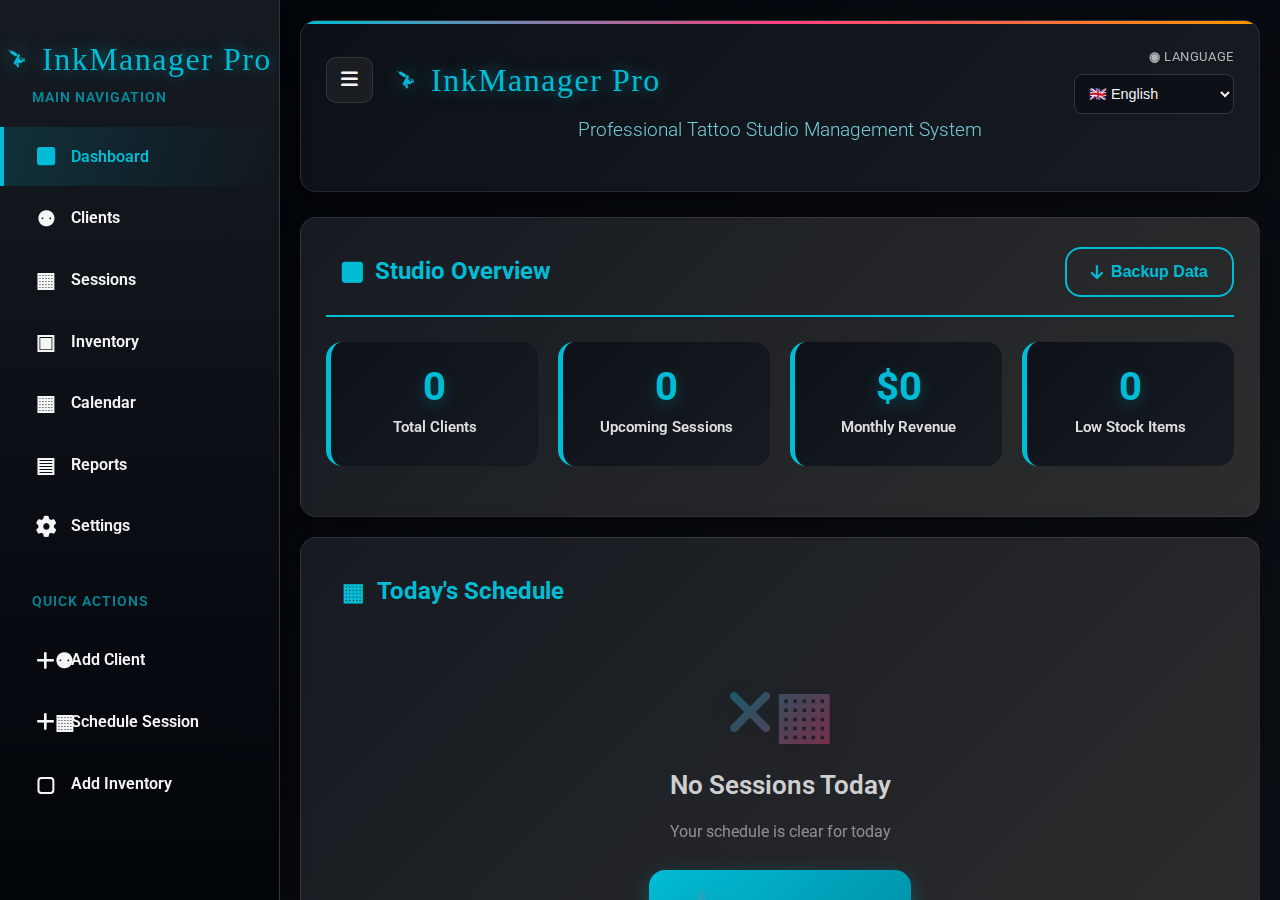
<file: index.html>
<!DOCTYPE html>
<html lang="en">
<head>
    <meta charset="UTF-8">
    <meta name="viewport" content="width=device-width, initial-scale=1.0, maximum-scale=1.0, user-scalable=no, viewport-fit=cover">
    <title>InkManager Pro - Professional Tattoo Studio Management</title>
    <meta name="description" content="Complete tattoo studio management system for professional artists">
    <meta name="theme-color" content="#00bcd4">
    
    <!-- Favicon -->
    <link rel="icon" href="favicon.ico" type="image/x-icon">
    <link rel="shortcut icon" href="favicon.ico" type="image/x-icon">
    
    <!-- PWA -->
    <link rel="manifest" href="manifest.json">
    
    <!-- iOS Support -->
    <meta name="apple-mobile-web-app-capable" content="yes">
    <meta name="apple-mobile-web-app-status-bar-style" content="black-translucent">
    <meta name="apple-mobile-web-app-title" content="InkManager Pro">
    <link rel="apple-touch-icon" href="apple-touch-icon.png">
    <link rel="apple-touch-icon" sizes="120x120" href="apple-touch-icon-120x120.png">
    <link rel="apple-touch-icon" sizes="152x152" href="apple-touch-icon-152x152.png">
    <link rel="apple-touch-icon" sizes="167x167" href="apple-touch-icon-167x167.png">
    <link rel="apple-touch-icon" sizes="180x180" href="apple-touch-icon.png">
    
    <!-- Fonts & Icons -->
    <link href="https://fonts.googleapis.com/css2?family=Permanent+Marker&family=Roboto:wght@300;400;500;700&display=swap" rel="stylesheet">
    <link rel="stylesheet" href="https://cdnjs.cloudflare.com/ajax/libs/font-awesome/6.4.0/css/all.min.css">
    
<style>
    :root {
        --primary: #00bcd4;
        --primary-dark: #008ba3;
        --primary-light: #80deea;
        --secondary: #ff4081;
        --accent: #ff9800;
        --dark: #0d1117;
        --darker: #010409;
        --dark-gray: #161b22;
        --light: #f5f5f5;
        --success: #4caf50;
        --warning: #ff9800;
        --danger: #f44336;
        --border-radius: 16px;
        --shadow: 0 12px 40px rgba(0,0,0,0.4);
        --transition: all 0.2s ease;
        --tab-bar-height: 64px;
    }

    /* Fallback icons when Font Awesome is not loaded */
    /* These use simple text symbols for a clean, professional look */
    .fas:not([class*="fa-"])::before,
    .far:not([class*="fa-"])::before,
    .fab:not([class*="fa-"])::before {
        font-family: Arial, sans-serif;
        font-weight: bold;
        font-style: normal;
    }
    
    /* Navigation and common icons - Simple professional symbols */
    .fa-home::before { content: "⌂"; }
    .fa-tachometer-alt::before, .fa-dashboard::before { content: "■"; }
    .fa-users::before, .fa-user::before { content: "⚉"; }
    .fa-user-plus::before { content: "+⚉"; }
    .fa-user-edit::before { content: "✎⚉"; }
    .fa-calendar-check::before, .fa-calendar::before { content: "▦"; }
    .fa-calendar-plus::before { content: "+▦"; }
    .fa-calendar-day::before { content: "▦"; }
    .fa-calendar-times::before { content: "✕▦"; }
    .fa-boxes::before, .fa-box::before { content: "▣"; }
    .fa-box-open::before { content: "▢"; }
    .fa-chart-bar::before, .fa-chart::before { content: "▤"; }
    .fa-cog::before, .fa-settings::before { content: "⚙"; }
    .fa-dragon::before { content: "⚡"; }
    .fa-bars::before, .fa-menu::before { content: "☰"; }
    .fa-globe::before { content: "◉"; }
    .fa-download::before { content: "↓"; }
    .fa-upload::before { content: "↑"; }
    .fa-save::before { content: "▣"; }
    .fa-edit::before, .fa-pen::before { content: "✎"; }
    .fa-trash::before, .fa-trash-alt::before { content: "✕"; }
    .fa-times::before, .fa-close::before { content: "✕"; }
    .fa-check::before { content: "✓"; }
    .fa-plus::before { content: "+"; }
    .fa-minus::before { content: "−"; }
    .fa-search::before { content: "⌕"; }
    .fa-filter::before { content: "▼"; }
    .fa-sort::before { content: "⇅"; }
    .fa-info-circle::before, .fa-info::before { content: "i"; }
    .fa-exclamation-triangle::before, .fa-warning::before { content: "⚠"; }
    .fa-exclamation-circle::before { content: "!"; }
    .fa-question-circle::before { content: "?"; }
    
    /* Contact and communication */
    .fa-phone::before { content: "☎"; }
    .fa-envelope::before, .fa-email::before { content: "✉"; }
    .fa-birthday-cake::before { content: "★"; }
    .fa-hand-sparkles::before { content: "✦"; }
    .fa-sticky-note::before { content: "▤"; }
    .fa-clock::before, .fa-time::before { content: "◷"; }
    .fa-bell::before { content: "◔"; }
    
    /* Actions */
    .fa-chevron-left::before { content: "‹"; }
    .fa-chevron-right::before { content: "›"; }
    .fa-chevron-up::before { content: "^"; }
    .fa-chevron-down::before { content: "v"; }
    .fa-arrow-left::before { content: "←"; }
    .fa-arrow-right::before { content: "→"; }
    .fa-arrow-up::before { content: "↑"; }
    .fa-arrow-down::before { content: "↓"; }
    
    /* Status and indicators */
    .fa-spinner::before { content: "⟳"; animation: spin 1s linear infinite; }
    .fa-circle::before { content: "●"; }
    .fa-dot-circle::before { content: "◉"; }
    .fa-star::before { content: "★"; }
    .fa-heart::before { content: "♥"; }
    
    @keyframes spin {
        from { transform: rotate(0deg); }
        to { transform: rotate(360deg); }
    }

    * {
        margin: 0;
        padding: 0;
        box-sizing: border-box;
        -webkit-tap-highlight-color: transparent;
        -webkit-touch-callout: none;
    }

    html {
        height: 100%;
        width: 100%;
        overflow: hidden;
        position: relative;
    }

    body {
        font-family: 'Roboto', -apple-system, BlinkMacSystemFont, 'Segoe UI', Helvetica, Arial, sans-serif;
        background: linear-gradient(135deg, var(--darker) 0%, var(--dark) 100%);
        color: var(--light);
        line-height: 1.7;
        min-height: 100%;
        height: 100vh; /* Fallback for browsers without dvh support */
        height: 100dvh;
        width: 100%;
        max-width: 100%;
        padding: 0;
        padding: env(safe-area-inset-top) env(safe-area-inset-right) env(safe-area-inset-bottom) env(safe-area-inset-left);
        margin: 0;
        overflow: hidden;
        display: flex;
        position: relative;
    }

    /* Smooth scrolling for mobile */
    html {
        scroll-behavior: smooth;
        -webkit-text-size-adjust: 100%; /* Prevent font scaling in landscape */
        -moz-text-size-adjust: 100%;
        -ms-text-size-adjust: 100%;
        text-size-adjust: 100%;
        overscroll-behavior: none; /* Prevent pull-to-refresh bounce */
    }
    
    @supports (-webkit-touch-callout: none) {
        /* iOS-specific fix */
        body {
            height: -webkit-fill-available;
        }
    }

    /* Better touch device support */
    body.touch-device * {
        cursor: pointer;
    }

    /* Sidebar Navigation */
    #sidebar {
        width: 280px;
        min-width: 280px;
        max-width: 280px;
        background: linear-gradient(180deg, var(--dark-gray) 0%, var(--darker) 100%);
        border-right: 1px solid #30363d;
        padding: 2rem 0;
        display: flex;
        flex-direction: column;
        position: sticky;
        top: 0;
        height: 100vh; /* Fallback for browsers without dvh support */
        height: 100dvh;
        box-shadow: 2px 0 20px rgba(0,0,0,0.6);
        z-index: 1000;
        overflow-y: auto;
        -webkit-overflow-scrolling: touch;
        padding-bottom: 3rem;
        transition: width 0.3s ease, min-width 0.3s ease, max-width 0.3s ease, padding 0.3s ease;
    }

body.sidebar-collapsed #sidebar {
    width: 80px;
    min-width: 80px;
    max-width: 80px;
    padding: 1.5rem 0.75rem;
    align-items: center;
    transition: width 0.3s ease, min-width 0.3s ease, max-width 0.3s ease;
}

body.sidebar-collapsed .nav-section-title,
body.sidebar-collapsed .nav-link span {
    display: none;
}

body.sidebar-collapsed .nav-link {
    justify-content: center;
    padding: 1rem;
}

body.sidebar-collapsed .nav-link i {
    margin-right: 0;
}

body.sidebar-collapsed .logo-text {
    display: none;
}

body.sidebar-collapsed .logo {
    font-size: 1.6rem;
    justify-content: center;
}

body.sidebar-collapsed .app-container {
    max-width: calc(100% - 80px);
    transition: max-width 0.3s ease;
}

    .logo {
        font-family: 'Permanent Marker', 'Comic Sans MS', cursive, fantasy;
        color: var(--primary);
        font-size: 2rem;
        display: flex;
        align-items: center;
        gap: 10px;
        text-shadow: 0 0 15px rgba(0, 188, 212, 0.5);
        letter-spacing: 1.5px;
    }

    .logo-icon {
        width: 32px;
        height: 32px;
        object-fit: contain;
        filter: drop-shadow(0 0 10px rgba(0, 188, 212, 0.5));
    }

    .logo-text {
        white-space: nowrap;
    }

    .nav-section {
        margin-bottom: 2rem;
    }

    .nav-section-title {
        color: var(--primary);
        font-size: 0.9rem;
        text-transform: uppercase;
        letter-spacing: 1px;
        padding: 0 2rem;
        margin-bottom: 1rem;
        opacity: 0.7;
        font-weight: 600;
    }

    .nav-link {
        display: flex;
        align-items: center;
        padding: 1rem 2rem;
        color: var(--light);
        text-decoration: none;
        font-weight: 600;
        transition: var(--transition);
        border-left: 4px solid transparent;
        margin: 0.15rem 0;
        cursor: pointer;
    }

    .nav-link:hover {
        background: linear-gradient(90deg, rgba(0, 188, 212, 0.1) 0%, transparent 100%);
        color: var(--primary);
        border-left-color: var(--primary);
    }

    .nav-link.active {
        background: linear-gradient(90deg, rgba(0, 188, 212, 0.15) 0%, transparent 100%);
        color: var(--primary);
        border-left-color: var(--primary);
    }

    .nav-link i {
        margin-right: 15px;
        font-size: 1.3rem;
        width: 20px;
        text-align: center;
    }

    /* Language Selector */
    .language-selector {
        display: flex;
        flex-direction: column;
        gap: 6px;
    }

    .language-selector label {
        font-size: 0.8rem;
        text-transform: uppercase;
        opacity: 0.7;
        letter-spacing: 0.05em;
    }

    .language-selector select {
        padding: 10px;
        background: var(--dark);
        border: 1px solid #30363d;
        border-radius: 8px;
        color: var(--light);
        font-size: 0.9rem;
    }

    /* Main Content Area */
    .app-container {
        flex-grow: 1;
        flex-shrink: 1;
        width: calc(100% - 280px);
        max-width: calc(100% - 280px);
        min-width: 0;
        height: 100vh; /* Fallback for browsers without dvh support */
        height: 100dvh;
        padding: 20px;
        overflow-y: auto;
        overflow-x: hidden;
        -webkit-overflow-scrolling: touch;
        transition: width 0.3s ease, max-width 0.3s ease;
    }

    /* Header */
    .app-header {
        background: linear-gradient(135deg, var(--dark) 0%, var(--dark-gray) 100%);
        padding: 25px;
        text-align: center;
        border-radius: var(--border-radius);
        margin-bottom: 25px;
        box-shadow: var(--shadow);
        border: 1px solid rgba(255,255,255,0.1);
        position: relative;
        overflow: hidden;
    }

    .app-header-top {
        display: flex;
        align-items: center;
        justify-content: space-between;
        flex-wrap: wrap;
        gap: 20px;
        text-align: left;
    }

    .header-left {
        display: flex;
        align-items: center;
        gap: 16px;
        flex-wrap: wrap;
    }

    .header-actions {
        display: flex;
        align-items: center;
        gap: 15px;
        flex-wrap: wrap;
        justify-content: flex-end;
    }

    .header-actions .language-selector select {
        min-width: 160px;
    }

    .header-actions .language-selector label {
        text-align: right;
    }

    .icon-btn {
        background: rgba(255,255,255,0.05);
        border: 1px solid rgba(255,255,255,0.1);
        color: var(--light);
        padding: 10px 14px;
        border-radius: 10px;
        cursor: pointer;
        transition: var(--transition);
        display: inline-flex;
        align-items: center;
        justify-content: center;
        min-height: 46px;
        min-width: 46px;
        position: relative;
    }

    .icon-btn:hover {
        background: rgba(0,188,212,0.15);
        color: var(--primary-light);
        border-color: rgba(0,188,212,0.4);
        transform: none;
    }

    .icon-btn:active {
        background: rgba(0,188,212,0.25);
        opacity: 0.8;
    }

    /* Mobile menu button - visible on all screen sizes */
    #sidebarToggle {
        display: inline-flex;
        font-size: 1.2rem;
    }

    /* Sidebar toggle indicator */
    body.sidebar-collapsed #sidebarToggle i::before {
        content: "\f0c9"; /* hamburger menu icon */
    }

    body:not(.sidebar-collapsed) #sidebarToggle i::before {
        content: "\f0c9"; /* hamburger menu icon */
    }

    @media (max-width: 768px) {
        body.mobile-open #sidebarToggle {
            background: rgba(0,188,212,0.2);
            border-color: var(--primary);
            color: var(--primary);
        }
    }

    .app-header::before {
        content: '';
        position: absolute;
        top: 0;
        left: 0;
        right: 0;
        height: 3px;
        background: linear-gradient(90deg, var(--primary), var(--secondary), var(--accent));
    }

    .tagline {
        color: var(--primary-light);
        font-size: 1.2em;
        opacity: 0.9;
        margin-bottom: 20px;
        font-weight: 300;
        text-align: center;
    }

    /* Install Button */
    .install-btn {
        background: linear-gradient(135deg, var(--success) 0%, #66bb6a 100%);
        color: white;
        border: none;
        padding: 14px 28px;
        border-radius: var(--border-radius);
        cursor: pointer;
        font-weight: 600;
        transition: var(--transition);
        display: none;
        box-shadow: 0 6px 20px rgba(76, 175, 80, 0.3);
        min-height: 50px;
        min-width: 140px;
        position: relative;
        overflow: hidden;
    }

    .install-btn.pulse {
        animation: pulse 2s infinite;
    }

    @keyframes pulse {
        0% { opacity: 1; }
        50% { opacity: 0.9; }
        100% { opacity: 1; }
    }

    .install-btn:hover {
        box-shadow: 0 10px 30px rgba(76, 175, 80, 0.4);
    }

    /* Install Prompt */
    .install-prompt {
        position: fixed;
        bottom: 30px;
        left: 50%;
        transform: translateX(-50%);
        background: linear-gradient(135deg, var(--primary) 0%, var(--secondary) 100%);
        color: var(--darker);
        padding: 12px 16px;
        border-radius: 12px;
        box-shadow: var(--shadow);
        z-index: 1150;
        display: none;
        gap: 12px;
        align-items: center;
        flex-wrap: wrap;
        justify-content: center;
        max-width: 85%;
        animation: toastSlideUp 0.4s ease;
        backdrop-filter: blur(10px);
        border: 1px solid rgba(255,255,255,0.2);
        font-weight: 600;
        font-size: 0.85rem;
    }

    .install-prompt.show {
        display: flex;
    }

    /* Sections */
    .section {
        display: none;
        animation: fadeInUp 0.6s ease;
    }

    .section.active {
        display: block;
    }

    @keyframes fadeInUp {
        from {
            opacity: 0;
            transform: translateY(30px);
        }
        to {
            opacity: 1;
            transform: translateY(0);
        }
    }

    /* Cards */
    .card {
        background: linear-gradient(135deg, var(--dark-gray) 0%, #2d2d2d 100%);
        border-radius: var(--border-radius);
        padding: 25px;
        margin-bottom: 20px;
        box-shadow: var(--shadow);
        border: 1px solid rgba(255,255,255,0.08);
        transition: var(--transition);
        position: relative;
        overflow: hidden;
    }

    .card::before {
        content: '';
        position: absolute;
        top: 0;
        left: 0;
        right: 0;
        height: 3px;
        background: linear-gradient(90deg, var(--primary), var(--secondary));
        transform: scaleX(0);
        transition: var(--transition);
    }

    .card:hover::before {
        transform: scaleX(1);
    }

    .card:hover {
        transform: none;
        box-shadow: 0 15px 40px rgba(0,0,0,0.5);
    }

    .card-header {
        display: flex;
        justify-content: space-between;
        align-items: center;
        margin-bottom: 20px;
        padding-bottom: 15px;
        border-bottom: 2px solid var(--primary);
    }

    .card-title {
        font-size: 1.5em;
        color: var(--primary);
        display: flex;
        align-items: center;
        gap: 12px;
        font-weight: 700;
        transition: var(--transition);
        padding: 8px 16px;
        border-radius: 10px;
    }

    .card-title[onclick] {
        cursor: pointer;
    }

    .card-title[onclick]:hover {
        background: rgba(0, 188, 212, 0.1);
        transform: none;
    }

    /* Buttons */
    .btn {
        padding: 14px 24px;
        border: none;
        border-radius: var(--border-radius);
        cursor: pointer;
        font-weight: 600;
        transition: var(--transition);
        display: inline-flex;
        align-items: center;
        gap: 8px;
        font-size: 1em;
        position: relative;
        overflow: hidden;
        min-height: 44px;
        min-width: 44px;
    }

    .btn::before {
        content: '';
        position: absolute;
        top: 0;
        left: -100%;
        width: 100%;
        height: 100%;
        background: linear-gradient(90deg, transparent, rgba(255,255,255,0.2), transparent);
        transition: var(--transition);
    }

    .btn:hover::before {
        left: 100%;
    }

    .btn-primary {
        background: linear-gradient(135deg, var(--primary) 0%, var(--primary-dark) 100%);
        color: var(--darker);
        box-shadow: 0 6px 20px rgba(0, 188, 212, 0.3);
    }

    .btn-primary:hover {
        transform: none;
        box-shadow: 0 10px 30px rgba(0, 188, 212, 0.4);
    }

    .btn-success {
        background: linear-gradient(135deg, var(--success) 0%, #66bb6a 100%);
        color: white;
    }

    .btn-danger {
        background: linear-gradient(135deg, var(--danger) 0%, #ef5350 100%);
        color: white;
    }

    .btn-warning {
        background: linear-gradient(135deg, var(--warning) 0%, #ffb74d 100%);
        color: var(--darker);
    }

    .btn-outline {
        background: transparent;
        border: 2px solid var(--primary);
        color: var(--primary);
    }

    .btn-outline:hover {
        background: var(--primary);
        color: var(--darker);
        transform: none;
    }

    .btn:active {
        opacity: 0.8;
        transition: opacity 0.1s;
    }

    /* Form Dropdown Styling */
    select.form-control {
        background: linear-gradient(135deg, var(--dark) 0%, #222 100%) !important;
        color: var(--light) !important;
        border: 2px solid rgba(255,255,255,0.1) !important;
        appearance: none;
        -webkit-appearance: none;
        -moz-appearance: none;
        background-image: url("data:image/svg+xml,%3Csvg xmlns='http://www.w3.org/2000/svg' width='16' height='16' fill='%2300bcd4' viewBox='0 0 16 16'%3E%3Cpath d='M7.247 11.14 2.451 5.658C1.885 5.013 2.345 4 3.204 4h9.592a1 1 0 0 1 .753 1.659l-4.796 5.48a1 1 0 0 1-1.506 0z'/%3E%3C/svg%3E") !important;
        background-repeat: no-repeat !important;
        background-position: right 16px center !important;
        background-size: 16px !important;
        padding-right: 45px !important;
    }

    select.form-control:focus {
        border-color: var(--primary) !important;
        box-shadow: 0 0 0 4px rgba(0, 188, 212, 0.15) !important;
        outline: none !important;
    }

    select.form-control option {
        background: var(--dark) !important;
        color: var(--light) !important;
        padding: 12px !important;
    }

    /* Forms */
    .form-group {
        margin-bottom: 20px;
    }

    .form-label {
        display: block;
        margin-bottom: 8px;
        color: var(--primary);
        font-weight: 600;
        font-size: 1em;
    }

    .form-control {
        width: 100%;
        padding: 16px;
        border: 2px solid rgba(255,255,255,0.1);
        border-radius: var(--border-radius);
        background: linear-gradient(135deg, var(--dark) 0%, #222 100%);
        color: var(--light);
        font-size: 16px;
        transition: var(--transition);
        font-family: inherit;
        min-height: 50px;
    }

    .form-control:focus {
        outline: none;
        border-color: var(--primary);
        box-shadow: 0 0 0 4px rgba(0, 188, 212, 0.15);
        transform: none;
    }

    /* Materials Used Section */
    .materials-section {
        background: rgba(0, 188, 212, 0.05);
        border: 1px solid rgba(0, 188, 212, 0.2);
        border-radius: var(--border-radius);
        padding: 20px;
        margin: 20px 0;
    }

    .materials-grid {
        display: grid;
        grid-template-columns: 2fr 1fr auto;
        gap: 10px;
        align-items: end;
        margin-bottom: 15px;
    }

    .material-item {
        display: grid;
        grid-template-columns: 2fr 1fr auto;
        gap: 10px;
        align-items: center;
        padding: 12px;
        background: rgba(255,255,255,0.05);
        border-radius: 8px;
        margin-bottom: 8px;
        animation: slideIn 0.3s ease;
    }

    @keyframes slideIn {
        from {
            opacity: 0;
            transform: translateX(-10px);
        }
        to {
            opacity: 1;
            transform: translateX(0);
        }
    }

    .material-qty {
        width: 80px;
        text-align: center;
    }

    .remove-material {
        background: var(--danger);
        color: white;
        border: none;
        border-radius: 6px;
        padding: 8px 12px;
        cursor: pointer;
        transition: var(--transition);
    }

    .remove-material:hover {
        transform: none;
    }

    /* Stats Grid */
    .stats-grid {
        display: grid;
        grid-template-columns: repeat(auto-fit, minmax(200px, 1fr));
        gap: 20px;
        margin: 25px 0;
    }

    .stat-card {
        background: linear-gradient(135deg, var(--dark) 0%, var(--dark-gray) 100%);
        padding: 25px;
        text-align: center;
        border-radius: var(--border-radius);
        border-left: 5px solid var(--primary);
        transition: var(--transition);
        cursor: pointer;
        position: relative;
        overflow: hidden;
        user-select: none;
    }

    .stat-card::before {
        content: '';
        position: absolute;
        top: 0;
        left: 0;
        right: 0;
        bottom: 0;
        background: linear-gradient(135deg, rgba(0,188,212,0.1) 0%, transparent 100%);
        opacity: 0;
        transition: var(--transition);
    }

    .stat-card::after {
        content: '→';
        position: absolute;
        bottom: 8px;
        right: 12px;
        font-size: 1.2em;
        color: var(--primary);
        opacity: 0;
        transition: var(--transition);
        font-weight: bold;
    }

    .stat-card:hover::before {
        opacity: 1;
    }

    .stat-card:hover::after {
        opacity: 0.7;
    }

    .stat-card:hover {
        box-shadow: var(--shadow);
        border-left-color: var(--secondary);
    }

    .stat-card:active {
        opacity: 0.9;
    }

    .stat-value {
        font-size: 2.5em;
        font-weight: bold;
        color: var(--primary);
        margin-bottom: 8px;
        line-height: 1;
        text-shadow: 0 4px 15px rgba(0, 188, 212, 0.3);
    }

    .stat-label {
        color: var(--light);
        opacity: 0.9;
        font-size: 0.95em;
        font-weight: 600;
    }

    /* Lists */
    .client-item, .session-item, .inventory-item {
        display: flex;
        justify-content: space-between;
        align-items: start;
        padding: 20px;
        border-bottom: 1px solid rgba(255,255,255,0.1);
        transition: var(--transition);
        cursor: pointer;
        border-radius: 12px;
        margin-bottom: 10px;
        background: linear-gradient(135deg, rgba(42,42,42,0.8) 0%, rgba(50,50,50,0.6) 100%);
    }

    .client-item:hover, .session-item:hover, .inventory-item:hover {
        background: linear-gradient(135deg, rgba(0,188,212,0.15) 0%, rgba(255,64,129,0.1) 100%);
        transform: none;
        box-shadow: 0 8px 25px rgba(0,0,0,0.3);
    }

    .item-content {
        flex: 1;
    }

    .item-title {
        font-size: 1.2em;
        font-weight: 700;
        color: var(--light);
        margin-bottom: 10px;
        display: flex;
        align-items: center;
        gap: 8px;
    }

    .item-meta {
        color: rgba(255,255,255,0.8);
        font-size: 0.9em;
        line-height: 1.6;
    }

    .item-actions {
        display: flex;
        gap: 8px;
        opacity: 0;
        transition: var(--transition);
    }

    .client-item:hover .item-actions,
    .session-item:hover .item-actions,
    .inventory-item:hover .item-actions {
        opacity: 1;
    }

    .action-btn {
        padding: 10px 12px;
        border: none;
        border-radius: 8px;
        cursor: pointer;
        font-size: 0.85em;
        transition: var(--transition);
        backdrop-filter: blur(10px);
        min-height: 44px;
        min-width: 44px;
        display: flex;
        align-items: center;
        justify-content: center;
    }

    .action-btn:hover {
        transform: none;
    }

    /* Calendar */
    .calendar-controls {
        display: flex;
        justify-content: space-between;
        align-items: center;
        margin-bottom: 20px;
        flex-wrap: wrap;
        gap: 15px;
    }

    .calendar-grid {
        display: grid;
        grid-template-columns: repeat(7, 1fr);
        gap: 2px;
        background: rgba(255,255,255,0.1);
        border: 1px solid rgba(255,255,255,0.1);
        border-radius: var(--border-radius);
        overflow: hidden;
        box-shadow: 0 8px 30px rgba(0,0,0,0.3);
    }

    .calendar-day {
        background: linear-gradient(135deg, var(--dark-gray) 0%, #333 100%);
        min-height: 80px;
        padding: 8px 4px;
        border: 1px solid rgba(255,255,255,0.1);
        position: relative;
        cursor: pointer;
        transition: var(--transition);
    }

    .calendar-day:hover {
        background: linear-gradient(135deg, rgba(0,188,212,0.2) 0%, rgba(255,64,129,0.1) 100%);
        transform: none;
        z-index: 2;
    }

    .calendar-day.header {
        background: linear-gradient(135deg, var(--dark) 0%, #222 100%);
        font-weight: bold;
        text-align: center;
        padding: 15px 8px;
        color: var(--primary);
        cursor: default;
        font-size: 0.9em;
        min-height: 50px;
    }

    .calendar-day.header:hover {
        background: linear-gradient(135deg, var(--dark) 0%, #222 100%);
        transform: none;
    }

    .calendar-day.today {
        background: linear-gradient(135deg, rgba(0,188,212,0.3) 0%, rgba(255,64,129,0.2) 100%);
        border: 3px solid var(--primary);
        box-shadow: 0 0 30px rgba(0, 188, 212, 0.3);
    }

    .calendar-day.has-event::after {
        content: '';
        position: absolute;
        top: 6px;
        right: 6px;
        width: 6px;
        height: 6px;
        background: var(--secondary);
        border-radius: 50%;
        box-shadow: 0 0 10px var(--secondary);
    }

    .day-number {
        font-weight: bold;
        margin-bottom: 4px;
        color: var(--primary);
        font-size: 1em;
        text-shadow: 0 2px 8px rgba(0,0,0,0.3);
    }

    .event {
        background: linear-gradient(135deg, var(--primary) 0%, var(--secondary) 100%);
        color: var(--darker);
        padding: 4px 6px;
        margin: 2px 0;
        border-radius: 4px;
        font-size: 0.7em;
        cursor: pointer;
        transition: var(--transition);
        font-weight: 600;
        box-shadow: 0 2px 8px rgba(0,0,0,0.2);
    }

    .event:hover {
        transform: none;
        box-shadow: 0 4px 15px rgba(0,0,0,0.3);
    }

    /* Modals */
    .modal {
        display: none;
        position: fixed;
        top: 0;
        left: 0;
        width: 100%;
        height: 100%;
        background: rgba(0,0,0,0.95);
        z-index: 1200;
        backdrop-filter: blur(15px);
        animation: fadeIn 0.4s ease;
        padding: 10px;
    }

    .modal-content {
        background: linear-gradient(135deg, var(--dark-gray) 0%, #2d2d2d 100%);
        padding: 30px;
        border-radius: var(--border-radius);
        max-width: 95%;
        width: 600px;
        max-height: 90vh;
        overflow-y: auto;
        position: absolute;
        top: 50%;
        left: 50%;
        transform: translate(-50%, -50%);
        border: 2px solid var(--primary);
        box-shadow: var(--shadow);
        animation: modalSlideIn 0.5s cubic-bezier(0.25, 0.46, 0.45, 0.94);
    }

    @keyframes modalSlideIn {
        from {
            opacity: 0;
            transform: translate(-50%, -60%) scale(0.9);
        }
        to {
            opacity: 1;
            transform: translate(-50%, -50%) scale(1);
        }
    }

    /* Empty States */
    .empty-state {
        text-align: center;
        padding: 60px 30px;
        color: rgba(255,255,255,0.6);
    }

    .empty-state i {
        font-size: 4em;
        margin-bottom: 20px;
        opacity: 0.4;
        background: linear-gradient(135deg, var(--primary), var(--secondary));
        background-clip: text;
        -webkit-background-clip: text;
        -webkit-text-fill-color: transparent;
        filter: drop-shadow(0 4px 15px rgba(0,0,0,0.3));
    }

    .empty-state h3 {
        font-size: 1.6em;
        margin-bottom: 12px;
        color: rgba(255,255,255,0.8);
        font-weight: 600;
    }

    .empty-state p {
        font-size: 1em;
        margin-bottom: 25px;
        opacity: 0.8;
        line-height: 1.6;
    }

    /* Toast Notifications */
    .toast {
        position: fixed;
        bottom: 30px;
        left: 50%;
        transform: translateX(-50%);
        background: linear-gradient(135deg, var(--success) 0%, #66bb6a 100%);
        color: white;
        padding: 16px 24px;
        border-radius: var(--border-radius);
        z-index: 1001;
        display: none;
        box-shadow: var(--shadow);
        animation: toastSlideUp 0.4s cubic-bezier(0.25, 0.46, 0.45, 0.94);
        font-weight: 600;
        backdrop-filter: blur(10px);
        max-width: 90%;
        text-align: center;
    }

    .toast.show {
        display: block;
    }

    @keyframes toastSlideUp {
        from {
            bottom: -60px;
            opacity: 0;
        }
        to {
            bottom: 30px;
            opacity: 1;
        }
    }

    /* Update Banner */
    .update-banner {
        position: fixed;
        top: -100px;
        left: 50%;
        transform: translateX(-50%);
        background: linear-gradient(135deg, var(--primary) 0%, var(--primary-dark) 100%);
        color: white;
        padding: 20px 30px;
        border-radius: var(--border-radius);
        z-index: 1150;
        box-shadow: 0 8px 32px rgba(0,0,0,0.5);
        display: flex;
        align-items: center;
        gap: 20px;
        max-width: 90%;
        width: 600px;
        transition: top 0.4s cubic-bezier(0.25, 0.46, 0.45, 0.94);
    }

    .update-banner.show {
        top: 20px;
    }

    .update-banner button {
        white-space: nowrap;
        flex-shrink: 0;
    }

    @media (max-width: 768px) {
        .update-banner {
            flex-direction: column;
            text-align: center;
            width: calc(100% - 40px);
            padding: 16px 20px;
        }
        
        .update-banner button {
            width: 100%;
        }
    }

    /* Today's Sessions Special Styling */
    .todays-session-item {
        background: linear-gradient(135deg, rgba(0,188,212,0.15) 0%, rgba(255,64,129,0.1) 100%);
        border-left: 4px solid var(--primary);
        padding: 18px;
        margin-bottom: 12px;
        border-radius: 12px;
        transition: var(--transition);
        cursor: pointer;
    }

    .todays-session-item:hover {
        transform: none;
        box-shadow: 0 8px 25px rgba(0,0,0,0.3);
    }

    .todays-session-item.urgent {
        border-left-color: var(--warning);
        background: linear-gradient(135deg, rgba(255,152,0,0.15) 0%, rgba(255,64,129,0.1) 100%);
    }

    .todays-session-item.completed {
        border-left-color: var(--success);
        background: linear-gradient(135deg, rgba(76,175,80,0.15) 0%, rgba(0,188,212,0.1) 100%);
        opacity: 0.8;
    }

    /* Mobile Menu Styles */
    @media (max-width: 768px) {
        body {
            flex-direction: column;
        }

        #sidebar {
            position: fixed;
            left: -280px;
            width: 280px;
            min-width: 280px;
            max-width: 280px;
            height: 100vh; /* Fallback for browsers without dvh support */
            height: 100dvh;
            transition: left 0.3s ease, transform 0.3s ease;
            z-index: 1001;
            transform: translateX(0);
        }

        body.mobile-open #sidebar {
            left: 0;
            transform: translateX(0);
            box-shadow: 2px 0 40px rgba(0,0,0,0.8);
        }

        body.mobile-open::before {
            content: '';
            position: fixed;
            top: 0;
            left: 0;
            right: 0;
            bottom: 0;
            background: rgba(0,0,0,0.6);
            z-index: 1000;
            backdrop-filter: blur(4px);
            animation: fadeIn 0.3s ease;
        }

        /* Reset sidebar-collapsed on mobile */
        body.sidebar-collapsed #sidebar {
            width: 280px;
            min-width: 280px;
            max-width: 280px;
            padding: 2rem 0;
            align-items: stretch;
        }

        body.sidebar-collapsed .nav-section-title,
        body.sidebar-collapsed .nav-link span,
        body.sidebar-collapsed .logo-text {
            display: flex !important;
        }

        body.sidebar-collapsed .nav-link {
            justify-content: flex-start;
            padding: 1rem 2rem;
        }

        body.sidebar-collapsed .nav-link i {
            margin-right: 15px;
        }

        .app-container {
            max-width: 100% !important;
            width: 100% !important;
        }

        /* Override desktop sidebar-collapsed state on mobile */
        body.sidebar-collapsed .app-container {
            max-width: 100% !important;
            width: 100% !important;
        }

        .logo, .nav-link span, .nav-section-title {
            display: flex !important;
        }

        .nav-link {
            justify-content: flex-start;
            padding: 1rem 2rem;
        }

        .nav-link i {
            margin-right: 15px;
        }
    }

    /* Responsive Design */
    @media (max-width: 768px) {
        
        /* Keep essential transitions but simplify them */
        * {
            animation-duration: 0.15s !important;
        }

        /* Ensure proper width containment */
        html, body {
            width: 100%;
            max-width: 100%;
            height: 100%;
            overflow-x: hidden;
        }
        
        body {
            position: relative;
        }

        /* Mobile App-like Header */
        .app-header {
            padding: 12px 16px;
            margin-bottom: 12px;
            border-radius: 0;
            min-height: auto;
            background: var(--dark);
            border: none;
            box-shadow: 0 2px 8px rgba(0,0,0,0.2);
        }
        
        .app-header::before {
            display: none; /* Hide decorative gradient line on mobile */
        }
        
        /* Hide tagline on mobile for app-like appearance */
        .tagline {
            display: none;
        }
        
        /* Show install button on mobile when PWA install is available */
        /* Removed display: none !important to allow JavaScript to control visibility */
        
        /* Compact header for mobile */
        .app-header-top {
            flex-direction: row;
            align-items: center;
            gap: 8px;
            min-height: 44px;
        }
        
        /* Language selector in mobile header - make it compact */
        .header-actions .language-selector {
            display: none; /* Hide language selector from header on mobile - move to settings */
        }
        
        /* Mobile hamburger menu button - make it prominent */
        #sidebarToggle {
            display: inline-flex !important;
            background: transparent;
            border: none;
            color: var(--primary);
            font-size: 1.5rem;
            padding: 8px;
            min-width: 44px;
            min-height: 44px;
        }
        
        /* Show logo in header-left on mobile */
        .header-left {
            display: flex;
            align-items: center;
            gap: 12px;
            width: 100%;
        }
        
        /* Keep the InkManager Pro logo visible on mobile */
        .header-left .logo {
            display: flex !important;
            font-size: 1.3rem;
            flex: 1;
        }

        .header-actions {
            display: none; /* Hide all header actions on mobile for clean app look */
        }
        
        /* Show only install button when available on mobile */
        .header-actions .install-btn {
            display: none; /* Will be shown by JavaScript when install is available */
            position: fixed;
            top: 12px;
            right: 12px;
            z-index: 1100;
            padding: 10px 16px;
            min-height: 44px;
            font-size: 0.9rem;
            box-shadow: 0 4px 12px rgba(76, 175, 80, 0.4);
        }

        .icon-btn {
            padding: 12px;
            min-width: 48px;
            min-height: 48px;
            font-size: 1.2rem;
        }

        .btn {
            padding: 14px 20px;
            min-height: 48px;
            font-size: 1rem;
            font-weight: 600;
        }

        .stats-grid {
            grid-template-columns: repeat(auto-fit, minmax(150px, 1fr));
            gap: 12px;
        }

        .stat-card {
            padding: 18px;
        }

        .stat-value {
            font-size: 2rem;
        }

        .calendar-grid {
            grid-template-columns: repeat(7, 1fr);
            gap: 1px;
        }

        .calendar-day {
            min-height: 65px;
            padding: 6px 4px;
        }

        .client-item, .session-item, .inventory-item {
            flex-direction: column;
            gap: 14px;
            padding: 16px;
            border-radius: 12px;
        }

        .item-actions {
            opacity: 1;
            width: 100%;
            justify-content: flex-end;
            gap: 12px;
            margin-top: 4px;
        }

        .action-btn {
            min-width: 48px;
            min-height: 48px;
            padding: 12px;
            font-size: 1.1rem;
        }

        .modal-content {
            width: 94%;
            max-width: 500px;
            padding: 20px 16px;
            max-height: 80vh;
            border-radius: 16px;
        }

        .modal {
            padding: 8px;
        }

        /* Modal header */
        .modal-content h2,
        .modal-content h3 {
            font-size: 1.4rem;
            margin-bottom: 16px;
        }

        /* Modal buttons */
        .modal-content .btn {
            width: 100%;
            margin-top: 8px;
            justify-content: center;
        }

        .install-prompt {
            flex-direction: column;
            text-align: center;
            padding: 12px 16px;
            font-size: 0.85rem;
            max-width: 85%;
            gap: 10px;
            bottom: calc(var(--tab-bar-height) + 16px + env(safe-area-inset-bottom));
            border-radius: 12px;
        }
        
        .install-prompt button {
            padding: 10px 18px;
            font-size: 0.9rem;
            min-height: 44px;
            width: 100%;
        }

        .card {
            padding: 18px 16px;
            margin-bottom: 16px;
            border-radius: 12px;
        }

        .card-title {
            font-size: 1.35em;
            padding: 8px 12px;
        }

        .materials-grid {
            grid-template-columns: 1fr;
            gap: 12px;
        }

        .form-control {
            padding: 16px 14px;
            font-size: 16px; /* Prevents zoom on iOS */
            border-radius: 12px;
            min-height: 52px;
        }

        .form-label {
            font-size: 0.95em;
            margin-bottom: 10px;
            font-weight: 600;
        }

        /* Improve textarea on mobile */
        textarea.form-control {
            min-height: 120px;
            resize: vertical;
        }

        /* Better select dropdowns on mobile */
        select.form-control {
            padding-right: 48px !important;
            background-size: 18px !important;
        }

        /* Improve touch targets */
        button, a, input, select, textarea {
            min-height: 44px;
        }

        /* Better spacing for readability */
        .tagline {
            font-size: 1em;
            margin-bottom: 12px;
        }
    }

    /* Extra Small to Medium Phones - Single column for stats */
    @media (max-width: 600px) {
        .app-container {
            padding: 12px 14px;
            max-width: 100% !important;
            width: 100% !important;
        }

        /* Override desktop sidebar-collapsed state on mobile */
        body.sidebar-collapsed .app-container {
            max-width: 100% !important;
            width: 100% !important;
        }

        .stats-grid {
            grid-template-columns: 1fr;
            gap: 10px;
        }

        .stat-card {
            padding: 20px 16px;
            min-height: 100px;
        }

        .stat-value {
            font-size: 2rem;
            margin-bottom: 6px;
        }

        .stat-label {
            font-size: 0.9rem;
            line-height: 1.3;
        }

        .card {
            padding: 14px 12px;
        }

        .card-title {
            font-size: 1.2em;
        }

        .calendar-day {
            min-height: 70px;
            padding: 8px 6px;
            font-size: 0.85rem;
        }

        .day-number {
            font-size: 0.9em;
            font-weight: 600;
            margin-bottom: 2px;
        }

        .event {
            font-size: 0.6em;
            padding: 3px 4px;
            margin: 2px 0;
            border-radius: 4px;
        }

        .form-control {
            padding: 13px 10px;
        }

        .btn {
            padding: 11px 16px;
            font-size: 0.9rem;
        }

        .modal-content {
            width: 98%;
            padding: 16px 12px;
        }

        .nav-link {
            min-width: 50px;
            padding: 0.4rem 0.5rem;
        }

        .nav-link span {
            font-size: 0.6rem;
        }

        .nav-link i {
            font-size: 1.1rem;
        }

        .header-actions {
            flex-wrap: wrap;
        }

        .header-actions .language-selector {
            max-width: 100%;
            width: 100%;
            flex: 1 1 100%;
        }

        .header-actions .language-selector select {
            font-size: 1rem;
            padding: 12px;
        }

        /* Stack action buttons on very small screens */
        .item-actions {
            flex-wrap: wrap;
        }
    }

    /* Landscape orientation optimizations */
    @media (max-width: 768px) and (orientation: landscape) {
        #sidebar {
            max-height: 60px;
            padding: 0.3rem 0;
        }

        .nav-link {
            padding: 0.3rem 0.6rem;
        }

        .nav-link span {
            font-size: 0.6rem;
        }

        .app-container {
            padding-bottom: calc(var(--tab-bar-height) + 10px);
            max-width: 100% !important;
            width: 100% !important;
        }

        /* Override desktop sidebar-collapsed state on mobile landscape */
        body.sidebar-collapsed .app-container {
            max-width: 100% !important;
            width: 100% !important;
        }

        /* Ensure mobile bottom nav is visible in landscape */
        .mobile-bottom-nav {
            display: flex !important;
        }
    }

    /* Mobile Touch Optimizations */
    @media (hover: none) and (pointer: coarse) {
        /* Improve tap responsiveness on touch devices */
        button, a, .btn, .nav-link, .stat-card, .client-item, 
        .session-item, .inventory-item, .calendar-day {
            -webkit-tap-highlight-color: transparent;
            touch-action: manipulation;
        }

        /* Larger touch targets */
        .btn, button {
            min-height: 48px;
            min-width: 48px;
        }

        /* Ensure all interactive elements meet minimum touch target size */
        input[type="checkbox"],
        input[type="radio"],
        a, .nav-link, .action-btn, .icon-btn {
            min-height: 44px;
            min-width: 44px;
        }

        /* Better touch feedback */
        button:active, .btn:active, .nav-link:active, .action-btn:active {
            opacity: 0.7;
            transition: opacity 0.1s ease;
        }

        /* Remove hover effects on touch devices */
        .card:hover::before,
        .btn:hover::before {
            transform: scaleX(0);
        }

        /* Disable all transform animations on mobile */
        * {
            transform: none !important;
        }

        /* Prevent text selection on buttons */
        button, .btn, .nav-link {
            -webkit-user-select: none;
            user-select: none;
        }

        /* Better scroll behavior */
        .app-container {
            -webkit-overflow-scrolling: touch;
            scroll-behavior: smooth;
        }
    }

    /* Loading Animation */
    .loading {
        display: inline-block;
        width: 20px;
        height: 20px;
        border: 3px solid rgba(255,255,255,.3);
        border-radius: 50%;
        border-top-color: var(--primary);
        animation: spin 1s ease-in-out infinite;
    }

    @keyframes spin {
        to { transform: rotate(360deg); }
    }

    /* Light Theme Support */
    body.theme-light {
        background: linear-gradient(135deg, #ffffff 0%, #f5f5f5 100%);
        color: #0d1117;
    }

    body.theme-light #sidebar {
        background: linear-gradient(180deg, #e0e0e0 0%, #ffffff 100%);
        border-right: 1px solid #cccccc;
    }

    body.theme-light .card {
        background: linear-gradient(135deg, #ffffff 0%, #f8f8f8 100%);
        border: 1px solid #e0e0e0;
        color: #0d1117;
    }

    body.theme-light .app-header {
        background: linear-gradient(135deg, #ffffff 0%, #f5f5f5 100%);
        border: 1px solid #e0e0e0;
    }

    body.theme-light .form-control,
    body.theme-light select.form-control {
        background: linear-gradient(135deg, #ffffff 0%, #f9f9f9 100%) !important;
        color: #0d1117 !important;
        border: 2px solid #cccccc !important;
    }

    body.theme-light .nav-link {
        color: #0d1117;
    }

    body.theme-light .nav-link:hover,
    body.theme-light .nav-link.active {
        color: var(--primary);
    }

    body.theme-light .stat-card,
    body.theme-light .client-item,
    body.theme-light .session-item,
    body.theme-light .inventory-item {
        background: linear-gradient(135deg, #ffffff 0%, #f5f5f5 100%);
        color: #0d1117;
    }

    body.theme-light .item-title,
    body.theme-light .stat-label,
    body.theme-light .card-title {
        color: #0d1117;
    }

    body.theme-light .item-meta {
        color: rgba(13, 17, 23, 0.8);
    }

    body.theme-light .calendar-day {
        background: linear-gradient(135deg, #ffffff 0%, #f8f8f8 100%);
        border: 1px solid #e0e0e0;
    }

    body.theme-light .calendar-day.header {
        background: linear-gradient(135deg, #f5f5f5 0%, #eeeeee 100%);
    }

    body.theme-light .modal {
        background: rgba(255, 255, 255, 0.95);
    }

    body.theme-light .modal-content {
        background: linear-gradient(135deg, #ffffff 0%, #f8f8f8 100%);
        color: #0d1117;
    }

    body.theme-light .logo,
    body.theme-light .tagline {
        color: var(--primary);
    }

    /* Inventory Tabs - Horizontal scrolling on mobile, wrapping on desktop */
    #inventoryTabs {
        display: flex;
        flex-direction: row;
        align-items: center;
        overflow-x: auto;
        overflow-y: hidden;
        -webkit-overflow-scrolling: touch;
        scroll-behavior: smooth;
        scrollbar-width: thin;
        scrollbar-color: var(--primary) rgba(255,255,255,0.1);
        padding-bottom: 4px;
        gap: 8px;
        margin-top: 8px;
        margin-bottom: 12px;
    }
    
    /* Scrollbar styling for WebKit browsers */
    #inventoryTabs::-webkit-scrollbar {
        height: 6px;
    }
    
    #inventoryTabs::-webkit-scrollbar-track {
        background: rgba(255,255,255,0.05);
        border-radius: 3px;
    }
    
    #inventoryTabs::-webkit-scrollbar-thumb {
        background: var(--primary);
        border-radius: 3px;
    }
    
    #inventoryTabs::-webkit-scrollbar-thumb:hover {
        background: var(--primary-light);
    }
    
    #inventoryTabs button {
        flex-shrink: 0;
        white-space: nowrap;
    }
    
    /* Mobile: Add scroll fade indicators */
    @media (max-width: 768px) {
        /* Allow horizontal scrolling for inventory tabs on mobile */
        #inventory .card {
            overflow-x: visible;
        }
        
        #inventoryTabs {
            /* Extend tabs beyond card padding for full-width scrolling */
            margin-left: -16px;
            margin-right: -16px;
            padding-left: 16px;
            padding-right: 16px;
            /* Gradient fade to indicate scrollability */
            -webkit-mask-image: linear-gradient(to right, transparent, black 20px, black calc(100% - 20px), transparent);
            mask-image: linear-gradient(to right, transparent, black 20px, black calc(100% - 20px), transparent);
        }
    }

    /* Desktop: horizontal wrapping layout without scrolling */
    @media (min-width: 769px) {
        #inventoryTabs {
            flex-wrap: wrap;
            overflow-x: visible;
            overflow-y: visible;
            margin-left: 0;
            margin-right: 0;
            padding-left: 0;
            padding-right: 0;
        }
    }

    /* Mobile Bottom Navigation */
    .mobile-bottom-nav {
        display: none;
        position: fixed;
        bottom: 0;
        left: 0;
        right: 0;
        background: linear-gradient(180deg, var(--dark-gray) 0%, var(--darker) 100%);
        border-top: 1px solid #30363d;
        padding: 8px 0 env(safe-area-inset-bottom, 8px) 0;
        z-index: 1100;
        box-shadow: 0 -4px 20px rgba(0,0,0,0.4);
        min-height: var(--tab-bar-height);
    }

    @media (max-width: 768px) {
        .mobile-bottom-nav {
            display: flex;
            justify-content: space-around;
            align-items: center;
            padding-bottom: max(env(safe-area-inset-bottom), 8px);
        }

        .app-container {
            padding-bottom: calc(var(--tab-bar-height) + 20px + env(safe-area-inset-bottom)); /* Space for bottom nav + padding + safe area */
        }
    }

    /* Ensure mobile bottom nav is always visible in portrait orientation on mobile devices */
    @media (max-width: 768px) and (orientation: portrait) {
        .mobile-bottom-nav {
            display: flex !important;
            justify-content: space-around;
            align-items: center;
        }

        .app-container {
            padding-bottom: calc(var(--tab-bar-height) + 20px + env(safe-area-inset-bottom)) !important;
        }
    }

    .mobile-nav-item {
        display: flex;
        flex-direction: column;
        align-items: center;
        gap: 4px;
        padding: 10px 12px;
        color: var(--light);
        text-decoration: none;
        font-size: 0.75rem;
        font-weight: 500;
        transition: var(--transition);
        border-radius: 8px;
        min-width: 64px;
        min-height: 56px;
        cursor: pointer;
        justify-content: center;
    }

    .mobile-nav-item i {
        font-size: 1.5rem;
        margin-bottom: 2px;
    }

    .mobile-nav-item.active {
        color: var(--primary);
        background: rgba(0, 188, 212, 0.15);
    }

    .mobile-nav-item:active {
        opacity: 0.7;
    }

    body.theme-light .mobile-bottom-nav {
        background: linear-gradient(180deg, #e0e0e0 0%, #ffffff 100%);
        border-top: 1px solid #cccccc;
    }

    body.theme-light .mobile-nav-item {
        color: #0d1117;
    }

    body.theme-light .mobile-nav-item.active {
        color: var(--primary);
    }

    /* Pull to Refresh Indicator */
    .pull-to-refresh {
        position: fixed;
        top: 0;
        left: 50%;
        transform: translateX(-50%) translateY(-100%);
        background: var(--primary);
        color: var(--darker);
        padding: 4px 12px;
        border-radius: 0 0 8px 8px;
        font-weight: 600;
        font-size: 0.7rem;
        z-index: 999;
        transition: transform 0.3s ease;
        box-shadow: 0 2px 8px rgba(0, 188, 212, 0.3);
        display: none;
    }

    .pull-to-refresh.active {
        transform: translateX(-50%) translateY(0);
        display: flex;
        align-items: center;
        gap: 4px;
    }

    /* Swipe Gesture Indicator */
    .swipe-indicator {
        position: fixed;
        top: 50%;
        width: 40px;
        height: 60px;
        background: rgba(0, 188, 212, 0.2);
        border-radius: 8px;
        display: flex;
        align-items: center;
        justify-content: center;
        opacity: 0;
        transition: opacity 0.2s ease;
        pointer-events: none;
        z-index: 998;
    }

    .swipe-indicator.left {
        left: 10px;
    }

    .swipe-indicator.right {
        right: 10px;
    }

    .swipe-indicator.active {
        opacity: 1;
    }

    .swipe-indicator i {
        font-size: 1.5rem;
        color: var(--primary);
    }

    /* Enhanced Mobile Scrolling */
    @media (max-width: 768px) {
        * {
            -webkit-overflow-scrolling: touch;
        }

        /* Improve tap targets on mobile */
        input[type="checkbox"],
        input[type="radio"] {
            min-width: 22px;
            min-height: 22px;
            cursor: pointer;
        }

        /* Better select styling for mobile */
        select {
            font-size: 16px; /* Prevents zoom on iOS */
        }

        /* Improve checkbox and radio button touch targets */
        input[type="checkbox"] + label,
        input[type="radio"] + label {
            padding: 10px;
            cursor: pointer;
            display: inline-block;
        }

        /* Better button group spacing */
        .btn-group {
            display: flex;
            flex-direction: column;
            gap: 12px;
        }

        .btn-group .btn {
            width: 100%;
        }
    }

    /* Additional mobile improvements for very small screens */
    @media (max-width: 360px) {
        .app-container {
            padding: 10px 12px;
        }

        .card {
            padding: 16px 14px;
        }

        .stat-value {
            font-size: 1.75rem;
        }

        .mobile-nav-item {
            min-width: 56px;
            padding: 8px 10px;
        }

        .mobile-nav-item i {
            font-size: 1.4rem;
        }

        .mobile-nav-item span {
            font-size: 0.7rem;
        }
    }
</style>
</head>
<body>
    <!-- Sidebar Navigation -->
    <nav id="sidebar">
        <div class="logo">
            <img src="icons/icon-192.png" alt="InkManager Pro" class="logo-icon">
            <span class="logo-text">InkManager Pro</span>
        </div>
        
        <div class="nav-section">
            <div class="nav-section-title" data-i18n="main_navigation">Main Navigation</div>
            <a class="nav-link active" data-section="dashboard" href="#dashboard">
                <i class="fas fa-tachometer-alt"></i> <span data-i18n="dashboard">Dashboard</span>
            </a>
            <a class="nav-link" data-section="clients" href="#clients">
                <i class="fas fa-users"></i> <span data-i18n="clients">Clients</span>
            </a>
            <a class="nav-link" data-section="sessions" href="#sessions">
                <i class="fas fa-calendar-check"></i> <span data-i18n="sessions">Sessions</span>
            </a>
            <a class="nav-link" data-section="inventory" href="#inventory">
                <i class="fas fa-boxes"></i> <span data-i18n="inventory">Inventory</span>
            </a>
            <a class="nav-link" data-section="calendar" href="#calendar">
                <i class="fas fa-calendar-day"></i> <span data-i18n="calendar">Calendar</span>
            </a>
            <a class="nav-link" data-section="reports" href="#reports">
                <i class="fas fa-chart-bar"></i> <span data-i18n="reports">Reports</span>
            </a>
            <a class="nav-link" data-section="settings" href="#settings">
                <i class="fas fa-cog"></i> <span data-i18n="settings">Settings</span>
            </a>
        </div>

        <div class="nav-section">
            <div class="nav-section-title" data-i18n="quick_actions">Quick Actions</div>
            <a class="nav-link" id="quickAddClient" href="#">
                <i class="fas fa-user-plus"></i> <span data-i18n="add_client">Add Client</span>
            </a>
            <a class="nav-link" id="quickAddSession" href="#">
                <i class="fas fa-calendar-plus"></i> <span data-i18n="schedule_session">Schedule Session</span>
            </a>
            <a class="nav-link" id="quickAddInventory" href="#">
                <i class="fas fa-box-open"></i> <span data-i18n="add_inventory">Add Inventory</span>
            </a>
        </div>
    </nav>

    <!-- Main Content Area -->
    <div class="app-container">
        <!-- Professional Header -->
        <div class="app-header">
            <div class="app-header-top">
                <div class="header-left">
                    <button class="icon-btn" id="sidebarToggle" title="Toggle sidebar">
                        <i class="fas fa-bars"></i>
                    </button>
                    <div class="logo">
                        <img src="icons/icon-192.png" alt="InkManager Pro" class="logo-icon">
                        <span class="logo-text">InkManager Pro</span>
                    </div>
                </div>
                <div class="header-actions">
                    <div class="language-selector">
                        <label for="languageSelect" data-i18n="language"><i class="fas fa-globe"></i> Language</label>
                        <select id="languageSelect" aria-label="Select language">
                            <option value="en">🇬🇧 English</option>
                            <option value="es">🇪🇸 Español</option>
                            <option value="ru">🇷🇺 Русский</option>
                            <option value="he">🇮🇱 עברית</option>
                        </select>
                    </div>
                    <button class="install-btn" id="installButton" onclick="handleInstallClick()">
                        <i class="fas fa-download"></i> <span data-i18n="install_app">Install App</span>
                    </button>
                </div>
            </div>
            <div class="tagline" data-i18n="tagline">Professional Tattoo Studio Management System</div>
        </div>

        <!-- Dashboard Section -->
        <section id="dashboard" class="section active">
            <div class="card">
                <div class="card-header">
                    <h2 class="card-title" onclick="app.showSection('dashboard')">
                        <i class="fas fa-tachometer-alt"></i> <span data-i18n="studio_overview">Studio Overview</span>
                    </h2>
                    <button class="btn btn-outline" onclick="app.exportData('all')">
                        <i class="fas fa-download"></i> <span data-i18n="backup_data">Backup Data</span>
                    </button>
                </div>
                
                <div class="stats-grid">
                    <div class="stat-card" onclick="app.showSection('clients')" title="Click to view all clients">
                        <div class="stat-value" id="totalClients">0</div>
                        <div class="stat-label" data-i18n="total_clients">Total Clients</div>
                    </div>
                    <div class="stat-card" onclick="app.showSection('sessions')" title="Click to view all sessions">
                        <div class="stat-value" id="upcomingSessions">0</div>
                        <div class="stat-label" data-i18n="upcoming_sessions">Upcoming Sessions</div>
                    </div>
                    <div class="stat-card" onclick="app.showSection('reports')" title="Click to view reports & analytics">
                        <div class="stat-value" id="monthlyRevenue">$0</div>
                        <div class="stat-label" data-i18n="monthly_revenue">Monthly Revenue</div>
                    </div>
                    <div class="stat-card" onclick="app.showSection('inventory')" title="Click to view inventory">
                        <div class="stat-value" id="lowStockItems">0</div>
                        <div class="stat-label" data-i18n="low_stock_items">Low Stock Items</div>
                    </div>
                </div>
            </div>

            <!-- Today's Sessions -->
            <div class="card">
                <h3 class="card-title" onclick="app.showSection('sessions')">
                    <i class="fas fa-calendar-check"></i> <span data-i18n="todays_schedule">Today's Schedule</span>
                </h3>
                <div id="todaysSessions">
                    <div class="empty-state">
                        <i class="fas fa-calendar-times"></i>
                        <h3 data-i18n="no_sessions_today">No Sessions Today</h3>
                        <p data-i18n="schedule_clear">Your schedule is clear for today</p>
                        <button class="btn btn-primary" onclick="app.showSection('sessions')">
                            <i class="fas fa-plus"></i> <span data-i18n="schedule_session">Schedule a Session</span>
                        </button>
                    </div>
                </div>
            </div>

            <div class="card">
                <h3 class="card-title" onclick="app.showSection('reports')">
                    <i class="fas fa-chart-line"></i> <span data-i18n="quick_insights">Quick Insights</span>
                </h3>
                <div id="dashboardInsights">
                    <div class="empty-state">
                        <i class="fas fa-chart-pie"></i>
                        <h3 data-i18n="no_data_yet">No Data Yet</h3>
                        <p data-i18n="start_adding_data">Start adding clients and sessions to see insights</p>
                    </div>
                </div>
            </div>
        </section>

        <!-- Clients Section -->
        <section id="clients" class="section">
            <div class="card">
                <div class="card-header">
                    <h2 class="card-title">
                        <i class="fas fa-users"></i> <span data-i18n="client_management">Client Management</span>
                    </h2>
                    <button class="btn btn-primary" id="addClientBtn">
                        <i class="fas fa-plus"></i> <span data-i18n="new_client">New Client</span>
                    </button>
                </div>

                <div class="form-group">
                    <input type="text" class="form-control" id="clientSearch" 
                           placeholder="🔍 Search clients by name, phone, or email..." data-i18n-placeholder="search_clients">
                </div>

                <div id="clientsList">
                    <div class="empty-state">
                        <i class="fas fa-users"></i>
                        <h3 data-i18n="no_clients_yet">No Clients Yet</h3>
                        <p data-i18n="build_client_database">Start building your professional client database</p>
                        <button class="btn btn-primary" id="addFirstClient">
                            <i class="fas fa-plus"></i> <span data-i18n="add_first_client">Add Your First Client</span>
                        </button>
                    </div>
                </div>
            </div>
        </section>

        <!-- Sessions Section -->
        <section id="sessions" class="section">
            <div class="card">
                <div class="card-header">
                    <h2 class="card-title">
                        <i class="fas fa-calendar-alt"></i> <span data-i18n="session_management">Session Management</span>
                    </h2>
                    <button class="btn btn-primary" id="addSessionBtn">
                        <i class="fas fa-plus"></i> <span data-i18n="new_session">New Session</span>
                    </button>
                </div>

                <div id="sessionsList">
                    <div class="empty-state">
                        <i class="fas fa-calendar-plus"></i>
                        <h3 data-i18n="no_sessions_scheduled">No Sessions Scheduled</h3>
                        <p data-i18n="schedule_first_session">Schedule your first professional tattoo session</p>
                        <button class="btn btn-primary" id="addFirstSession">
                            <i class="fas fa-plus"></i> <span data-i18n="create_first_session">Create First Session</span>
                        </button>
                    </div>
                </div>
            </div>
        </section>

        <!-- Inventory Section -->
        <section id="inventory" class="section">
            <div class="card">
                <div class="card-header">
                    <h2 class="card-title">
                        <i class="fas fa-syringe"></i> <span data-i18n="inventory_management">Inventory Management</span>
                    </h2>
                    <button class="btn btn-primary" id="addInventoryBtn">
                        <i class="fas fa-plus"></i> <span data-i18n="new_item">New Item</span>
                    </button>
                </div>

                <div class="form-group">
                    <input type="text" class="form-control" id="inventorySearch" 
                           placeholder="🔍 Search inventory items..." data-i18n-placeholder="search_inventory">
                </div>

                <div id="inventoryTabs">
                    <button class="btn btn-primary" data-filter="all"><span data-i18n="all">All</span></button>
                    <button class="btn btn-outline" data-filter="needle"><span data-i18n="needle">Needle</span></button>
                    <button class="btn btn-outline" data-filter="ink"><span data-i18n="ink">Ink</span></button>
                    <button class="btn btn-outline" data-filter="machine"><span data-i18n="machine">Machine</span></button>
                    <button class="btn btn-outline" data-filter="supply"><span data-i18n="supply">Supply</span></button>
                    <button class="btn btn-outline" data-filter="aftercare"><span data-i18n="aftercare">Aftercare</span></button>
                    <button class="btn btn-outline" data-filter="safety"><span data-i18n="safety">Safety</span></button>
                </div>

                <div id="inventorySortBar" style="display: flex; gap: 8px; align-items: center; margin: 6px 0 14px; flex-wrap: wrap;">
                    <span style="opacity:0.8;">Sort by:</span>
                    <select class="form-control" id="inventorySortKey" style="max-width: 180px;">
                        <option value="name">Name</option>
                        <option value="type">Type</option>
                        <option value="qty">Quantity</option>
                        <option value="updatedAt">Last Updated</option>
                    </select>
                    <button class="btn btn-outline" id="inventorySortDirBtn" title="Toggle order">Asc ↑</button>
                    <button class="btn btn-outline" id="inventorySelectAllBtn">Select All</button>
                    <button class="btn btn-outline" id="inventoryClearSelectionBtn">Clear</button>
                </div>

                <div id="inventoryBulkActions" style="display:none; align-items:center; justify-content:space-between; gap:12px; background: rgba(255,255,255,0.05); padding: 10px 12px; border-radius: 10px; margin-bottom: 12px; flex-wrap: wrap;">
                    <div style="font-weight:600;"><span id="inventorySelectedCount">0</span> selected</div>
                    <div style="display:flex; gap:10px; flex-wrap: wrap; align-items:center;">
                        <div style="display:flex; align-items:center; gap:6px;">
                            <label for="inventoryBulkTypeSelect" style="opacity:0.7; font-size:0.85rem;" data-i18n="type">Type</label>
                            <select class="form-control" id="inventoryBulkTypeSelect" style="max-width: 160px;">
                                <option value="">--</option>
                                <option value="needle" data-i18n="needle">Needle</option>
                                <option value="ink" data-i18n="ink">Ink</option>
                                <option value="machine" data-i18n="machine">Machine</option>
                                <option value="supply" data-i18n="supply">Supply</option>
                                <option value="aftercare" data-i18n="aftercare">Aftercare</option>
                                <option value="safety" data-i18n="safety">Safety</option>
                            </select>
                            <button class="btn btn-outline" id="inventoryBulkTypeApplyBtn" data-i18n="apply" disabled>Apply</button>
                        </div>
                        <button class="btn btn-danger" id="inventoryBulkDeleteBtn">Delete Selected</button>
                        <button class="btn btn-outline" id="inventoryBulkExportBtn">Export Selected</button>
                    </div>
                </div>

                <div id="inventoryList">
                    <div class="empty-state">
                        <i class="fas fa-box-open"></i>
                        <h3 data-i18n="no_inventory_items">No Inventory Items</h3>
                        <p data-i18n="track_supplies">Track your needles, ink, and professional supplies</p>
                        <button class="btn btn-primary" id="addFirstItem">
                            <i class="fas fa-plus"></i> <span data-i18n="add_first_item">Add First Item</span>
                        </button>
                    </div>
                </div>
            </div>

            <div id="inventoryAlerts"></div>
        </section>

        <!-- Calendar Section -->
        <section id="calendar" class="section">
            <div class="card">
                <div class="card-header">
                    <h2 class="card-title">
                        <i class="fas fa-calendar-day"></i> <span data-i18n="studio_calendar">Studio Calendar</span>
                    </h2>
                    <button class="btn btn-primary" id="addCalendarSessionBtn">
                        <i class="fas fa-plus"></i> <span data-i18n="new_session">New Session</span>
                    </button>
                </div>

                <div class="calendar-controls">
                    <button class="btn btn-outline" id="prevMonthBtn">
                        <i class="fas fa-chevron-left"></i> <span data-i18n="previous">Previous</span>
                    </button>
                    <h3 id="calendarMonth" style="color: var(--primary); font-weight: 700; font-size: 1.3em;"></h3>
                    <button class="btn btn-outline" id="nextMonthBtn">
                        <span data-i18n="next">Next</span> <i class="fas fa-chevron-right"></i>
                    </button>
                </div>

                <div class="calendar-grid" id="calendarGrid">
                    <!-- Calendar will be generated here -->
                </div>
            </div>
        </section>

        <!-- Reports Section -->
        <section id="reports" class="section">
            <div class="card">
                <div class="card-header">
                    <h2 class="card-title">
                        <i class="fas fa-chart-bar"></i> <span data-i18n="analytics_reports">Analytics & Reports</span>
                    </h2>
                </div>

                <div class="stats-grid">
                    <div class="stat-card">
                        <div class="stat-value" id="totalSessions">0</div>
                        <div class="stat-label" data-i18n="total_sessions">Total Sessions</div>
                    </div>
                    <div class="stat-card">
                        <div class="stat-value" id="totalRevenue">$0</div>
                        <div class="stat-label" data-i18n="total_revenue">Total Revenue</div>
                    </div>
                    <div class="stat-card">
                        <div class="stat-value" id="avgSessionPrice">$0</div>
                        <div class="stat-label" data-i18n="avg_session_price">Avg Session Price</div>
                    </div>
                    <div class="stat-card">
                        <div class="stat-value" id="clientRetention">0%</div>
                        <div class="stat-label" data-i18n="client_retention">Client Retention</div>
                    </div>
                </div>

                <div style="margin: 25px 0;">
                    <h3 class="card-title"><i class="fas fa-download"></i> <span data-i18n="data_export">Data Export</span></h3>
                    <div style="display: grid; grid-template-columns: repeat(auto-fit, minmax(180px, 1fr)); gap: 15px; margin-top: 20px;">
                        <button class="btn btn-success" onclick="app.exportData('all')">
                            <i class="fas fa-database"></i> <span data-i18n="full_backup">Full Backup</span>
                        </button>
                        <button class="btn btn-outline" onclick="app.exportData('clients')">
                            <i class="fas fa-users"></i> <span data-i18n="export_clients">Export Clients</span>
                        </button>
                        <button class="btn btn-outline" onclick="app.exportData('sessions')">
                            <i class="fas fa-calendar"></i> <span data-i18n="export_sessions">Export Sessions</span>
                        </button>
                        <button class="btn btn-outline" onclick="app.exportData('inventory')">
                            <i class="fas fa-box"></i> <span data-i18n="export_inventory">Export Inventory</span>
                        </button>
                    </div>
                </div>
            </div>
        </section>

        <!-- Settings Section -->
        <section id="settings" class="section">
            <div class="card">
                <div class="card-header">
                    <h2 class="card-title">
                        <i class="fas fa-cog"></i> <span data-i18n="settings">Settings</span>
                    </h2>
                </div>

                <!-- Appearance Settings -->
                <div style="margin-bottom: 30px;">
                    <h3 class="card-title"><i class="fas fa-palette"></i> <span data-i18n="appearance">Appearance</span></h3>
                    
                    <div class="form-group">
                        <label class="form-label" data-i18n="theme">Theme</label>
                        <select class="form-control" id="settingsTheme">
                            <option value="dark" data-i18n="dark_theme">Dark (Default)</option>
                            <option value="light" data-i18n="light_theme">Light</option>
                            <option value="auto" data-i18n="auto_theme">Auto (System)</option>
                        </select>
                    </div>

                    <div class="form-group">
                        <label class="form-label" data-i18n="language_preference">Language Preference</label>
                        <select class="form-control" id="settingsLanguage">
                            <option value="en">🇬🇧 English</option>
                            <option value="es">🇪🇸 Español</option>
                            <option value="ru">🇷🇺 Русский</option>
                            <option value="he">🇮🇱 עברית</option>
                        </select>
                    </div>
                </div>

                <!-- Business Settings -->
                <div style="margin-bottom: 30px;">
                    <h3 class="card-title"><i class="fas fa-briefcase"></i> <span data-i18n="business_settings">Business Settings</span></h3>
                    
                    <div class="form-group">
                        <label class="form-label" data-i18n="studio_name">Studio Name</label>
                        <input type="text" class="form-control" id="settingsStudioName" placeholder="Your Studio Name">
                    </div>

                    <div class="form-group">
                        <label class="form-label" data-i18n="currency_symbol">Currency Symbol</label>
                        <select class="form-control" id="settingsCurrency">
                            <option value="USD">$ USD (US Dollar)</option>
                            <option value="EUR">€ EUR (Euro)</option>
                            <option value="GBP">£ GBP (British Pound)</option>
                            <option value="RUB">₽ RUB (Russian Ruble)</option>
                            <option value="ILS">₪ ILS (Israeli Shekel)</option>
                            <option value="CAD">$ CAD (Canadian Dollar)</option>
                            <option value="AUD">$ AUD (Australian Dollar)</option>
                        </select>
                    </div>

                    <div class="form-group">
                        <label class="form-label" data-i18n="default_session_duration">Default Session Duration (hours)</label>
                        <input type="number" class="form-control" id="settingsDefaultDuration" min="0.5" step="0.5" value="2">
                    </div>
                </div>

                <!-- Inventory Settings -->
                <div style="margin-bottom: 30px;">
                    <h3 class="card-title"><i class="fas fa-boxes"></i> <span data-i18n="inventory_settings">Inventory Settings</span></h3>
                    
                    <div class="form-group">
                        <label class="form-label" data-i18n="default_low_stock_alert">Default Low Stock Alert Threshold</label>
                        <input type="number" class="form-control" id="settingsLowStockThreshold" min="0" value="5">
                        <small style="display: block; margin-top: 8px; color: rgba(255,255,255,0.6);" data-i18n="low_stock_help">You'll be notified when items reach this quantity</small>
                    </div>

                    <div class="form-group">
                        <label style="display: flex; align-items: center; gap: 10px; cursor: pointer;">
                            <input type="checkbox" id="settingsAutoDeduct" style="width: auto; min-height: auto;">
                            <span data-i18n="auto_deduct_materials">Auto-deduct materials after sessions</span>
                        </label>
                    </div>
                </div>

                <!-- Notifications Settings -->
                <div style="margin-bottom: 30px;">
                    <h3 class="card-title"><i class="fas fa-bell"></i> <span data-i18n="notifications">Notifications</span></h3>
                    
                    <div class="form-group">
                        <label style="display: flex; align-items: center; gap: 10px; cursor: pointer;">
                            <input type="checkbox" id="settingsNotifications" style="width: auto; min-height: auto;" checked>
                            <span data-i18n="enable_notifications">Enable notifications</span>
                        </label>
                        <small style="display: block; margin-top: 8px; color: rgba(255,255,255,0.6);" data-i18n="notifications_help">Get notified about upcoming sessions</small>
                    </div>

                    <div class="form-group">
                        <label class="form-label" data-i18n="session_reminder">Session Reminder (hours before)</label>
                        <input type="number" class="form-control" id="settingsReminderTime" min="0" max="48" value="2">
                        <small style="display: block; margin-top: 8px; color: rgba(255,255,255,0.6);" data-i18n="reminder_help">You'll be notified this many hours before a session starts</small>
                    </div>

                    <div class="form-group">
                        <button class="btn btn-outline" onclick="app.testNotification()">
                            <i class="fas fa-bell"></i> <span data-i18n="test_notifications">Test Notifications</span>
                        </button>
                    </div>
                </div>

                <!-- Data Management -->
                <div style="margin-bottom: 30px;">
                    <h3 class="card-title"><i class="fas fa-database"></i> <span data-i18n="data_management">Data Management</span></h3>
                    
                    <div class="form-group">
                        <label style="display: flex; align-items: center; gap: 10px; cursor: pointer;">
                            <input type="checkbox" id="settingsAutoSave" style="width: auto; min-height: auto;" checked>
                            <span data-i18n="auto_save">Auto-save changes</span>
                        </label>
                        <small style="display: block; margin-top: 8px; color: rgba(255,255,255,0.6);" data-i18n="auto_save_help">Changes are saved automatically to your browser</small>
                    </div>

                    <div style="display: grid; grid-template-columns: repeat(auto-fit, minmax(200px, 1fr)); gap: 15px; margin-top: 20px;">
                        <button class="btn btn-success" onclick="app.exportData('all')">
                            <i class="fas fa-download"></i> <span data-i18n="backup_all_data">Backup All Data</span>
                        </button>
                        <button class="btn btn-outline" onclick="app.importData()">
                            <i class="fas fa-upload"></i> <span data-i18n="import_data">Import Data</span>
                        </button>
                        <button class="btn btn-danger" onclick="app.confirmClearData()">
                            <i class="fas fa-trash-alt"></i> <span data-i18n="clear_all_data">Clear All Data</span>
                        </button>
                    </div>
                </div>

                <!-- About -->
                <div style="margin-bottom: 20px; padding: 20px; background: rgba(0,188,212,0.1); border-radius: 12px; border: 1px solid rgba(0,188,212,0.3);">
                    <h3 class="card-title"><i class="fas fa-info-circle"></i> <span data-i18n="about">About</span></h3>
                    <p style="margin: 10px 0; color: rgba(255,255,255,0.8);">
                        <strong>InkManager Pro</strong> v2.0<br>
                        <span data-i18n="about_description">Professional Tattoo Studio Management System</span>
                    </p>
                    <p style="margin: 10px 0; font-size: 0.9em; color: rgba(255,255,255,0.6);">
                        <span data-i18n="made_with">Made with</span> ❤️ <span data-i18n="for_artists">for tattoo artists worldwide</span>
                    </p>
                </div>

                <!-- Save Settings Button -->
                <div style="display: flex; justify-content: flex-end; gap: 15px; margin-top: 20px;">
                    <button class="btn btn-outline" onclick="app.resetSettings()">
                        <i class="fas fa-undo"></i> <span data-i18n="reset_defaults">Reset to Defaults</span>
                    </button>
                    <button class="btn btn-primary" onclick="app.saveSettings()">
                        <i class="fas fa-save"></i> <span data-i18n="save_settings">Save Settings</span>
                    </button>
                </div>
            </div>
        </section>
    </div>

    <!-- Toast Notification -->
    <div class="toast" id="toast"></div>

    <!-- Install Prompt -->
    <div class="install-prompt" id="installPrompt">
        <span style="font-weight: 600; font-size: 1em;" data-i18n="install_prompt">Install InkManager Pro for the ultimate experience?</span>
        <div style="display: flex; gap: 12px;">
            <button class="btn btn-success" id="installConfirmBtn">
                <i class="fas fa-download"></i> <span data-i18n="install_now">Install Now</span>
            </button>
            <button class="btn btn-outline" id="installDismissBtn">
                <span data-i18n="maybe_later">Maybe Later</span>
            </button>
        </div>
    </div>

    <!-- Client Modal -->
    <div id="clientModal" class="modal">
        <div class="modal-content">
            <div class="card-header">
                <h3 class="card-title" id="clientModalTitle"><i class="fas fa-user-plus"></i> <span data-i18n="create_new_client">Create New Client</span></h3>
                <button class="btn btn-danger" id="closeClientModalBtn">
                    <i class="fas fa-times"></i>
                </button>
            </div>
            <form id="clientForm">
                <div class="form-group">
                    <label class="form-label" data-i18n="full_name">Full Name *</label>
                    <input type="text" class="form-control" id="clientName" placeholder="John Smith" data-i18n-placeholder="name_placeholder" required>
                </div>

                <div style="display: grid; grid-template-columns: 1fr 1fr; gap: 15px;">
                    <div class="form-group">
                        <label class="form-label" data-i18n="phone_number">Phone Number</label>
                        <input type="tel" class="form-control" id="clientPhone" placeholder="+1 (555) 123-4567" data-i18n-placeholder="phone_placeholder">
                    </div>

                    <div class="form-group">
                        <label class="form-label" data-i18n="email_address">Email Address</label>
                        <input type="email" class="form-control" id="clientEmail" placeholder="john@example.com" data-i18n-placeholder="email_placeholder">
                    </div>
                </div>

                <div style="display: grid; grid-template-columns: 1fr 1fr; gap: 15px;">
                    <div class="form-group">
                        <label class="form-label" data-i18n="birth_date">Birth Date</label>
                        <input type="date" class="form-control" id="clientBirthDate">
                    </div>

                    <div class="form-group">
                        <label class="form-label" data-i18n="skin_type">Skin Type</label>
                        <select class="form-control" id="clientSkinType">
                            <option value="" data-i18n="select_skin_type">Select skin type...</option>
                            <option value="normal" data-i18n="normal">Normal</option>
                            <option value="sensitive" data-i18n="sensitive">Sensitive</option>
                            <option value="oily" data-i18n="oily">Oily</option>
                            <option value="dry" data-i18n="dry">Dry</option>
                            <option value="combination" data-i18n="combination">Combination</option>
                        </select>
                    </div>
                </div>

                <div class="form-group">
                    <label class="form-label" data-i18n="emergency_contact">Emergency Contact</label>
                    <input type="text" class="form-control" id="clientEmergencyContact" 
                           placeholder="Name and phone number" data-i18n-placeholder="emergency_placeholder">
                </div>

                <div class="form-group">
                    <label class="form-label" data-i18n="notes_preferences">Notes & Preferences</label>
                    <textarea class="form-control" id="clientNotes" 
                              placeholder="Allergies, style preferences, important medical notes, design ideas..." 
                              data-i18n-placeholder="notes_placeholder" rows="4"></textarea>
                </div>

                <div style="display: flex; gap: 12px; margin-top: 25px;">
                    <button type="button" class="btn btn-outline" id="cancelClientBtn" style="flex: 1;">
                        <i class="fas fa-times"></i> <span data-i18n="cancel">Cancel</span>
                    </button>
                    <button type="submit" class="btn btn-primary" id="saveClientBtn" style="flex: 2;">
                        <i class="fas fa-save"></i> <span data-i18n="save_client">Save Client</span>
                    </button>
                </div>
            </form>
        </div>
    </div>

    <!-- Session Modal -->
    <div id="sessionModal" class="modal">
        <div class="modal-content">
            <div class="card-header">
                <h3 class="card-title"><i class="fas fa-calendar-plus"></i> <span data-i18n="schedule_session">Schedule Session</span></h3>
                <button class="btn btn-danger" id="closeSessionModalBtn">
                    <i class="fas fa-times"></i>
                </button>
            </div>
            <form id="sessionForm">
                <div class="form-group">
                    <label class="form-label" data-i18n="client">Client *</label>
                    <select class="form-control" id="sessionClient" required>
                        <option value="" data-i18n="select_client">Select a client...</option>
                    </select>
                </div>

                <div class="form-group">
                    <label class="form-label" data-i18n="session_title">Session Title *</label>
                    <input type="text" class="form-control" id="sessionTitle" 
                           placeholder="e.g., Sleeve Outline, Cover-up, New Tattoo..." data-i18n-placeholder="session_title_placeholder" required>
                </div>

                <div class="form-group">
                    <label class="form-label" data-i18n="date_time">Date & Time *</label>
                    <input type="datetime-local" class="form-control" id="sessionDateTime" required>
                </div>

                <div style="display: grid; grid-template-columns: 1fr 1fr; gap: 15px;">
                    <div class="form-group">
                        <label class="form-label" data-i18n="duration_hours">Duration (hours)</label>
                        <input type="number" class="form-control" id="sessionDuration" 
                               placeholder="2" min="1" max="12" step="0.5" value="2">
                    </div>

                    <div class="form-group">
                        <label class="form-label" data-i18n="price">Price</label>
                        <input type="number" class="form-control" id="sessionPrice" 
                               placeholder="0.00" step="0.01" min="0">
                    </div>
                </div>

                <!-- Materials Used Section -->
                <div class="materials-section">
                    <h4 style="color: var(--primary); margin-bottom: 15px;">
                        <i class="fas fa-syringe"></i> <span data-i18n="materials_used">Materials Used</span>
                    </h4>
                    
                    <div class="materials-grid">
                        <div class="form-group">
                            <label class="form-label" data-i18n="item">Item</label>
                            <select class="form-control" id="materialItem">
                                <option value="" data-i18n="select_item">Select item...</option>
                            </select>
                        </div>
                        <div class="form-group">
                            <label class="form-label" data-i18n="quantity">Quantity</label>
                            <input type="number" class="form-control material-qty" id="materialQty" 
                                   min="1" value="1" placeholder="Qty">
                        </div>
                        <button type="button" class="btn btn-primary" id="addMaterialBtn" style="min-height: 50px;">
                            <i class="fas fa-plus"></i> <span data-i18n="add">Add</span>
                        </button>
                    </div>

                    <div id="materialsList">
                        <!-- Materials will be added here dynamically -->
                    </div>
                </div>

                <div class="form-group">
                    <label class="form-label" data-i18n="session_notes">Session Notes</label>
                    <textarea class="form-control" id="sessionNotes" 
                              placeholder="Design details, placement, special requests, aftercare instructions..." 
                              data-i18n-placeholder="session_notes_placeholder" rows="4"></textarea>
                </div>

                <button type="submit" class="btn btn-primary" style="width: 100%; padding: 16px; font-size: 1.1em;">
                    <i class="fas fa-save"></i> <span data-i18n="save_session">Save Session</span>
                </button>
            </form>
        </div>
    </div>

    <!-- Inventory Modal -->
    <div id="inventoryModal" class="modal">
        <div class="modal-content">
            <div class="card-header">
                <h3 class="card-title" id="inventoryModalTitle"><i class="fas fa-box"></i> <span data-i18n="new_inventory_item">New Inventory Item</span></h3>
                <button class="btn btn-danger" id="closeInventoryModalBtn">
                    <i class="fas fa-times"></i>
                </button>
            </div>
            <form id="inventoryForm">
                <div class="form-group">
                    <label class="form-label" data-i18n="item_name">Item Name *</label>
                    <input type="text" class="form-control" id="itemName" 
                           placeholder="Round Liner 5RL, Eternal Ink Black, Disposable Grips..." data-i18n-placeholder="item_name_placeholder" required>
                </div>
                
                <div style="display: grid; grid-template-columns: 1fr 1fr; gap: 15px;">
                    <div class="form-group">
                        <label class="form-label" data-i18n="type">Type *</label>
                        <select class="form-control" id="itemType" required>
                            <option value="" data-i18n="select_type">Select type...</option>
                            <option value="needle" data-i18n="needle">Needle</option>
                            <option value="ink" data-i18n="ink">Ink</option>
                            <option value="machine" data-i18n="machine">Machine</option>
                            <option value="supply" data-i18n="supply">Supply</option>
                            <option value="aftercare" data-i18n="aftercare">Aftercare</option>
                            <option value="safety" data-i18n="safety">Safety Equipment</option>
                        </select>
                    </div>
                    
                    <div class="form-group">
                        <label class="form-label" data-i18n="current_quantity">Current Quantity *</label>
                        <input type="number" class="form-control" id="itemQty" 
                               placeholder="10" min="0" required value="10">
                    </div>
                </div>
                
                <div style="display: grid; grid-template-columns: 1fr 1fr; gap: 15px;">
                    <div class="form-group">
                        <label class="form-label" data-i18n="low_stock_alert">Low Stock Alert</label>
                        <input type="number" class="form-control" id="itemAlert" 
                               placeholder="5" min="1" value="5">
                    </div>
                    
                    <div class="form-group">
                        <label class="form-label" data-i18n="price_per_unit">Price per Unit</label>
                        <input type="number" class="form-control" id="itemPrice" 
                               placeholder="0.00" step="0.01" min="0">
                    </div>
                </div>

                <div class="form-group">
                    <label class="form-label" data-i18n="supplier_notes">Supplier & Notes</label>
                    <textarea class="form-control" id="itemNotes" 
                              placeholder="Supplier information, color codes, expiration dates..." 
                              data-i18n-placeholder="supplier_notes_placeholder" rows="3"></textarea>
                </div>
                
                <div style="display: flex; gap: 12px; margin-top: 25px;">
                    <button type="button" class="btn btn-outline" id="cancelInventoryBtn" style="flex: 1;">
                        <span data-i18n="cancel">Cancel</span>
                    </button>
                    <button type="submit" class="btn btn-primary" id="saveInventoryBtn" style="flex: 2;">
                        <i class="fas fa-save"></i> <span data-i18n="save_item">Save Item</span>
                    </button>
                </div>
            </form>
        </div>
    </div>

    <!-- Application JavaScript Module -->
    <script type="module" src="./assets/js/app.js"></script>


    <!-- Toast Notification Element -->
    <div id="toast" class="toast"></div>

    <!-- PWA Install Prompt -->
    <div class="install-prompt">
        <div>
            <strong>📱 Install InkManager Pro</strong>
            <p style="margin: 5px 0 0; font-size: 0.9em;">Get quick access and work offline</p>
        </div>
        <div style="display: flex; gap: 10px;">
            <button class="btn btn-outline" onclick="this.closest('.install-prompt').classList.remove('show')">
                Later
            </button>
            <button class="btn btn-success" onclick="handleInstallClick()">
                <i class="fas fa-download"></i> Install
            </button>
        </div>
    </div>

    <!-- Mobile Bottom Navigation -->
    <nav class="mobile-bottom-nav" id="mobileBottomNav">
        <a class="mobile-nav-item active" data-section="dashboard" href="#dashboard">
            <i class="fas fa-home"></i>
            <span data-i18n="dashboard">Dashboard</span>
        </a>
        <a class="mobile-nav-item" data-section="clients" href="#clients">
            <i class="fas fa-users"></i>
            <span data-i18n="clients">Clients</span>
        </a>
        <a class="mobile-nav-item" data-section="sessions" href="#sessions">
            <i class="fas fa-calendar"></i>
            <span data-i18n="sessions">Sessions</span>
        </a>
        <a class="mobile-nav-item" data-section="inventory" href="#inventory">
            <i class="fas fa-boxes"></i>
            <span data-i18n="inventory">Inventory</span>
        </a>
        <a class="mobile-nav-item" data-section="settings" href="#settings">
            <i class="fas fa-cog"></i>
            <span data-i18n="settings">Settings</span>
        </a>
    </nav>

    <!-- Pull to Refresh Indicator -->
    <div class="pull-to-refresh" id="pullToRefresh">
        <i class="fas fa-sync-alt"></i> <span data-i18n="refreshing">Refreshing...</span>
    </div>

    <!-- Swipe Indicators -->
    <div class="swipe-indicator left" id="swipeLeft">
        <i class="fas fa-chevron-left"></i>
    </div>
    <div class="swipe-indicator right" id="swipeRight">
        <i class="fas fa-chevron-right"></i>
    </div>
</body>
</html>
</file>
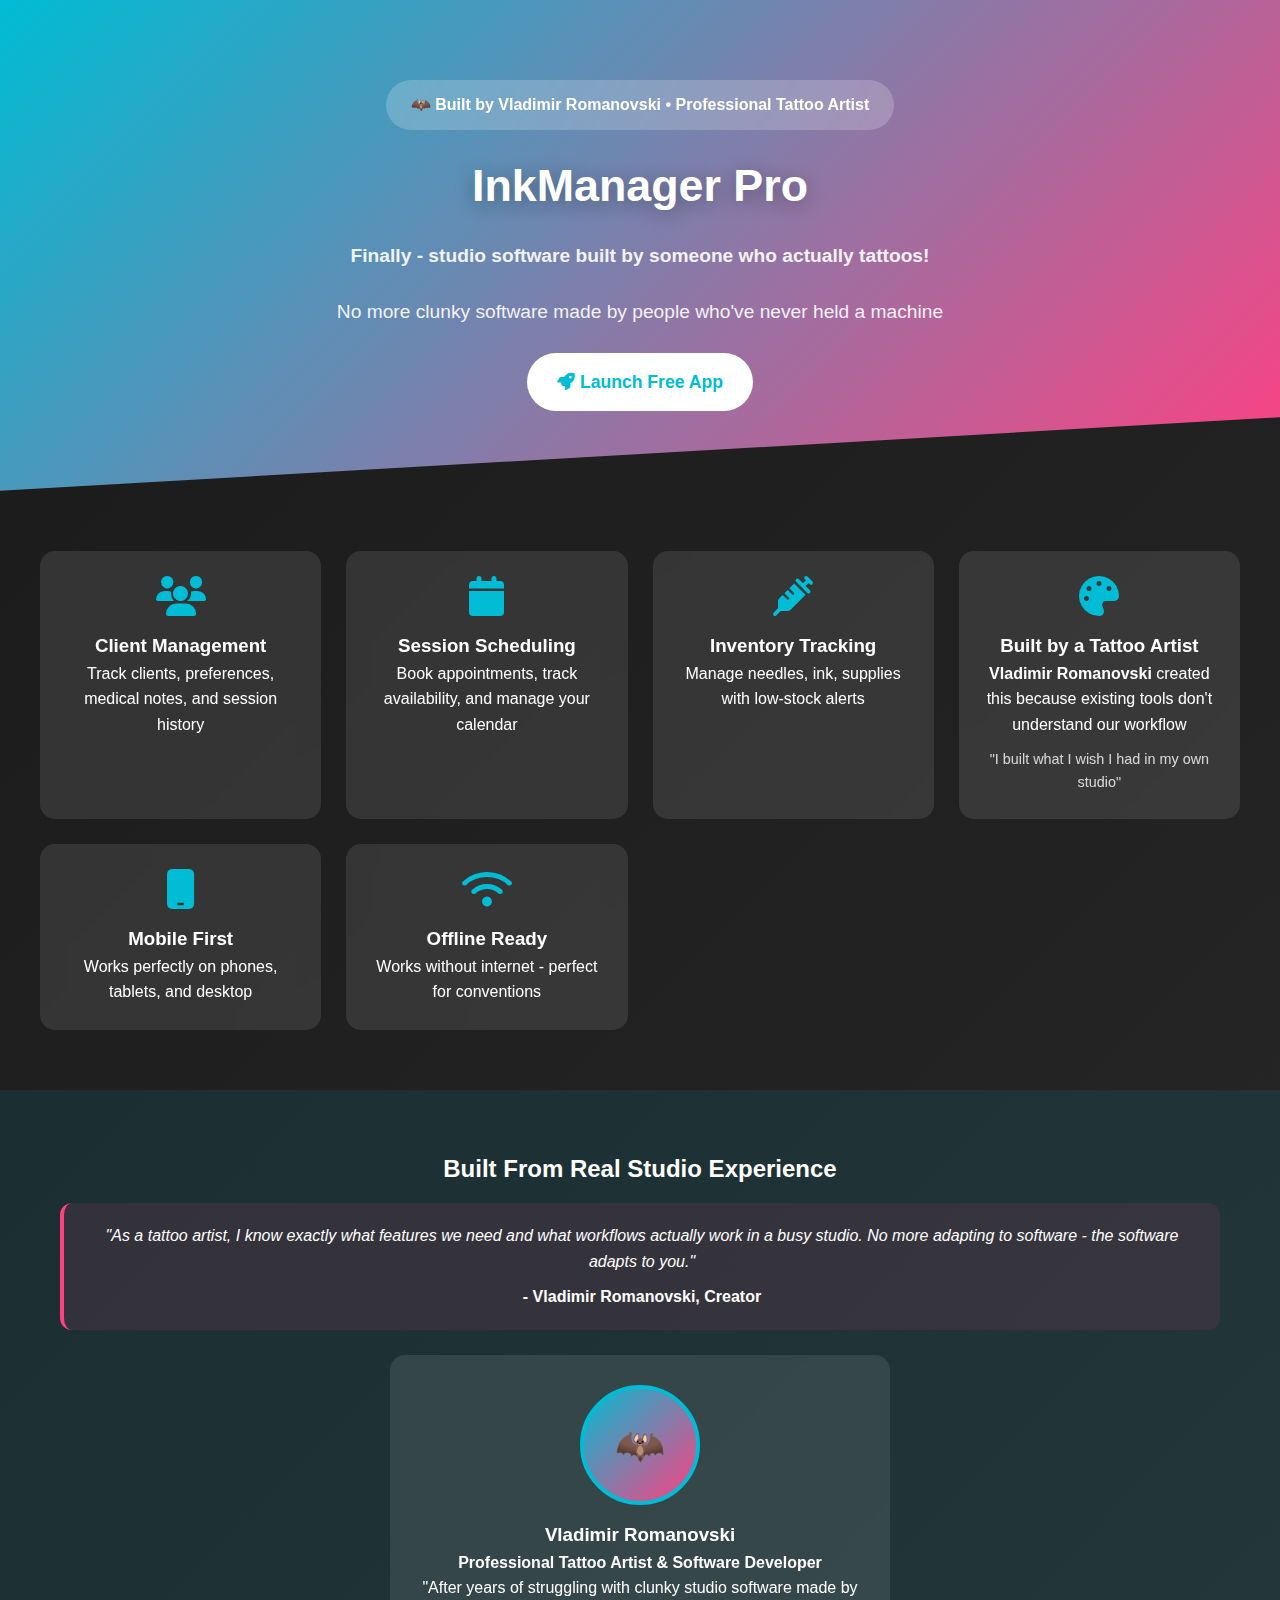
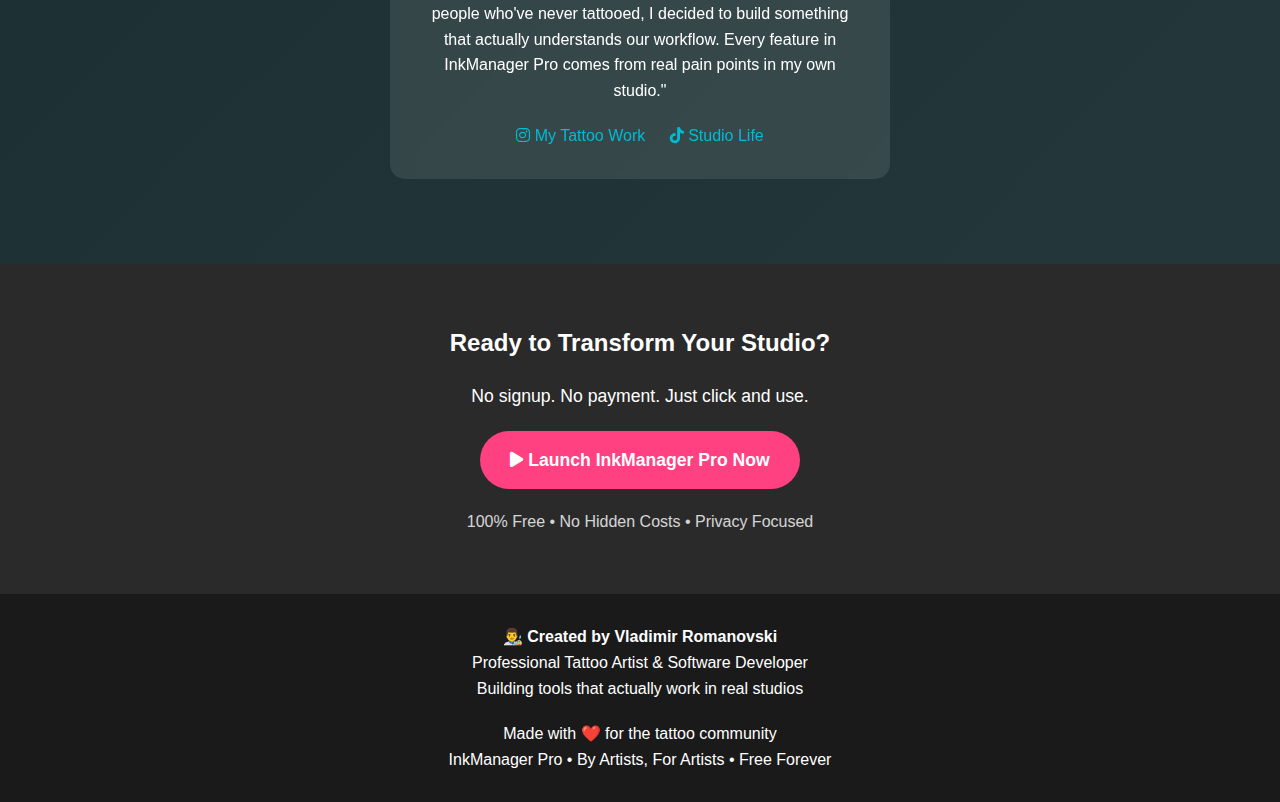
<file: landing.html>
<!DOCTYPE html>
<html lang="en">
<head>
    <meta charset="UTF-8">
    <meta name="viewport" content="width=device-width, initial-scale=1.0">
    <title>InkManager Pro - By Tattoo Artist Vladimir Romanovski</title>
    <style>
        * { margin: 0; padding: 0; box-sizing: border-box; }
        body { 
            font-family: 'Arial', sans-serif; 
            background: linear-gradient(135deg, #1a1a1a 0%, #2a2a2a 100%);
            color: white;
            line-height: 1.6;
        }
        .container { max-width: 1200px; margin: 0 auto; padding: 0 20px; }
        
        .hero {
            background: linear-gradient(135deg, #00bcd4 0%, #ff4081 100%);
            padding: 80px 0;
            text-align: center;
            clip-path: polygon(0 0, 100% 0, 100% 85%, 0 100%);
        }
        .hero h1 {
            font-size: 2.8em;
            margin-bottom: 20px;
            text-shadow: 0 4px 20px rgba(0,0,0,0.3);
        }
        .hero p {
            font-size: 1.2em;
            margin-bottom: 25px;
            opacity: 0.9;
        }
        .cta-button {
            background: white;
            color: #00bcd4;
            padding: 15px 30px;
            border: none;
            border-radius: 50px;
            font-size: 1.1em;
            font-weight: bold;
            text-decoration: none;
            display: inline-block;
            transition: transform 0.3s;
            min-height: 50px;
        }
        .cta-button:hover {
            transform: translateY(-3px);
        }
        
        .artist-badge {
            background: rgba(255,255,255,0.2);
            padding: 12px 25px;
            border-radius: 50px;
            display: inline-block;
            margin-bottom: 20px;
            backdrop-filter: blur(10px);
            font-weight: bold;
        }
        
        .features {
            padding: 60px 0;
            display: grid;
            grid-template-columns: repeat(auto-fit, minmax(280px, 1fr));
            gap: 25px;
        }
        .feature-card {
            background: rgba(255,255,255,0.1);
            padding: 25px;
            border-radius: 15px;
            text-align: center;
            backdrop-filter: blur(10px);
        }
        .feature-card i {
            font-size: 2.5em;
            color: #00bcd4;
            margin-bottom: 15px;
        }
        
        .artist-story {
            padding: 60px 0;
            background: rgba(0,188,212,0.1);
            text-align: center;
        }
        .artist-card {
            max-width: 500px;
            margin: 25px auto;
            background: rgba(255,255,255,0.1);
            padding: 30px;
            border-radius: 15px;
            backdrop-filter: blur(10px);
        }
        .artist-avatar {
            width: 120px;
            height: 120px;
            border-radius: 50%;
            border: 4px solid #00bcd4;
            margin: 0 auto 15px;
            background: linear-gradient(135deg, #00bcd4, #ff4081);
            display: flex;
            align-items: center;
            justify-content: center;
            font-size: 2.5em;
        }
        
        .demo {
            background: #2a2a2a;
            padding: 60px 0;
            text-align: center;
        }
        
        .footer {
            background: #1a1a1a;
            padding: 30px 0;
            text-align: center;
        }
        
        .testimonial {
            background: rgba(255,64,129,0.1);
            padding: 20px;
            border-radius: 12px;
            margin: 15px 0;
            border-left: 4px solid #ff4081;
        }

        @media (max-width: 768px) {
            .hero {
                padding: 60px 0;
            }
            .hero h1 {
                font-size: 2.2em;
            }
            .hero p {
                font-size: 1.1em;
            }
            .features {
                grid-template-columns: 1fr;
                padding: 40px 0;
            }
            .artist-card {
                margin: 20px 15px;
                padding: 25px 20px;
            }
        }
    </style>
    <link rel="stylesheet" href="https://cdnjs.cloudflare.com/ajax/libs/font-awesome/6.4.0/css/all.min.css">
</head>
<body>
    <!-- Hero Section -->
    <section class="hero">
        <div class="container">
            <div class="artist-badge">
                🦇 Built by Vladimir Romanovski • Professional Tattoo Artist
            </div>
            
            <h1>InkManager Pro</h1>
            <p><strong>Finally - studio software built by someone who actually tattoos!</strong></p>
            <p>No more clunky software made by people who've never held a machine</p>
            <a href="index.html" class="cta-button">
                <i class="fas fa-rocket"></i> Launch Free App
            </a>
        </div>
    </section>

    <!-- Features -->
    <section class="features container">
        <div class="feature-card">
            <i class="fas fa-users"></i>
            <h3>Client Management</h3>
            <p>Track clients, preferences, medical notes, and session history</p>
        </div>
        <div class="feature-card">
            <i class="fas fa-calendar"></i>
            <h3>Session Scheduling</h3>
            <p>Book appointments, track availability, and manage your calendar</p>
        </div>
        <div class="feature-card">
            <i class="fas fa-syringe"></i>
            <h3>Inventory Tracking</h3>
            <p>Manage needles, ink, supplies with low-stock alerts</p>
        </div>
        <div class="feature-card">
            <i class="fas fa-palette"></i>
            <h3>Built by a Tattoo Artist</h3>
            <p><strong>Vladimir Romanovski</strong> created this because existing tools don't understand our workflow</p>
            <p style="font-size: 0.9em; margin-top: 10px; opacity: 0.8;">"I built what I wish I had in my own studio"</p>
        </div>
        <div class="feature-card">
            <i class="fas fa-mobile"></i>
            <h3>Mobile First</h3>
            <p>Works perfectly on phones, tablets, and desktop</p>
        </div>
        <div class="feature-card">
            <i class="fas fa-wifi"></i>
            <h3>Offline Ready</h3>
            <p>Works without internet - perfect for conventions</p>
        </div>
    </section>

    <!-- Artist Story -->
    <section class="artist-story">
        <div class="container">
            <h2>Built From Real Studio Experience</h2>
            
            <div class="testimonial">
                <p style="font-style: italic;">"As a tattoo artist, I know exactly what features we need and what workflows actually work in a busy studio. No more adapting to software - the software adapts to you."</p>
                <p style="margin-top: 10px; font-weight: bold;">- Vladimir Romanovski, Creator</p>
            </div>

            <div class="artist-card">
                <div class="artist-avatar">
                    🦇
                </div>
                <h3>Vladimir Romanovski</h3>
                <p><strong>Professional Tattoo Artist & Software Developer</strong></p>
                <p>"After years of struggling with clunky studio software made by people who've never tattooed, I decided to build something that actually understands our workflow. Every feature in InkManager Pro comes from real pain points in my own studio."</p>
                <div style="margin-top: 20px;">
                    <!-- Add your social media links here -->
                    <a href="#" style="color: #00bcd4; margin: 0 10px; text-decoration: none;">
                        <i class="fab fa-instagram"></i> My Tattoo Work
                    </a>
                    <a href="#" style="color: #00bcd4; margin: 0 10px; text-decoration: none;">
                        <i class="fab fa-tiktok"></i> Studio Life
                    </a>
                </div>
            </div>
        </div>
    </section>

    <!-- Demo -->
    <section class="demo" id="demo">
        <div class="container">
            <h2>Ready to Transform Your Studio?</h2>
            <p style="margin: 20px 0; font-size: 1.1em;">No signup. No payment. Just click and use.</p>
            <a href="index.html" class="cta-button" style="background: #ff4081; color: white;">
                <i class="fas fa-play"></i> Launch InkManager Pro Now
            </a>
            <p style="margin-top: 20px; opacity: 0.8;">100% Free • No Hidden Costs • Privacy Focused</p>
        </div>
    </section>

    <!-- Footer -->
    <footer class="footer">
        <div class="container">
            <div style="margin-bottom: 20px;">
                <h4>👨‍🎨 Created by Vladimir Romanovski</h4>
                <p>Professional Tattoo Artist & Software Developer</p>
                <p>Building tools that actually work in real studios</p>
            </div>
            <p>Made with ❤️ for the tattoo community</p>
            <p>InkManager Pro • By Artists, For Artists • Free Forever</p>
        </div>
    </footer>
</body>
</html>
</file>
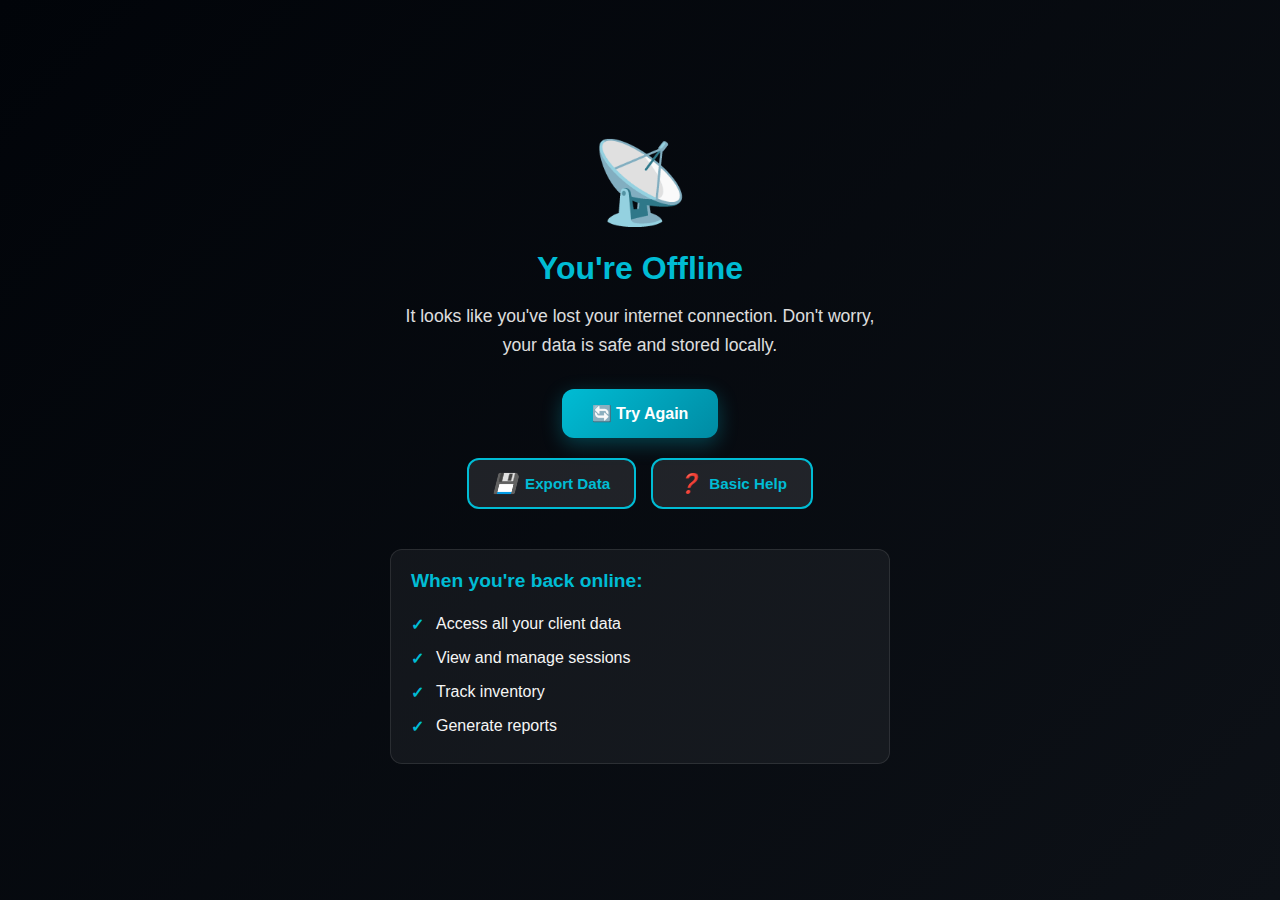
<file: offline.html>
<!DOCTYPE html>
<html lang="en">
<head>
    <meta charset="UTF-8">
    <meta name="viewport" content="width=device-width, initial-scale=1.0">
    <title>Offline - InkManager Pro</title>
    <style>
        :root {
            --primary: #00bcd4;
            --dark: #0d1117;
            --darker: #010409;
        }
        
        * {
            margin: 0;
            padding: 0;
            box-sizing: border-box;
        }
        
        body {
            font-family: 'Roboto', -apple-system, BlinkMacSystemFont, 'Segoe UI', sans-serif;
            background: linear-gradient(135deg, var(--darker) 0%, var(--dark) 100%);
            color: #f5f5f5;
            min-height: 100vh;
            display: flex;
            align-items: center;
            justify-content: center;
            padding: 20px;
        }
        
        .offline-container {
            text-align: center;
            max-width: 500px;
        }
        
        .offline-icon {
            font-size: 80px;
            margin-bottom: 20px;
            animation: pulse 2s infinite;
        }
        
        @keyframes pulse {
            0%, 100% { opacity: 1; }
            50% { opacity: 0.5; }
        }
        
        h1 {
            color: var(--primary);
            font-size: 2rem;
            margin-bottom: 15px;
        }
        
        p {
            font-size: 1.1rem;
            line-height: 1.6;
            margin-bottom: 30px;
            opacity: 0.9;
        }
        
        .retry-btn {
            background: linear-gradient(135deg, var(--primary) 0%, #008ba3 100%);
            color: white;
            border: none;
            padding: 15px 30px;
            border-radius: 12px;
            font-size: 1rem;
            font-weight: 600;
            cursor: pointer;
            transition: all 0.3s ease;
            box-shadow: 0 6px 20px rgba(0, 188, 212, 0.3);
        }
        
        .retry-btn:hover {
            transform: translateY(-2px);
            box-shadow: 0 10px 30px rgba(0, 188, 212, 0.4);
        }
        
        .action-buttons {
            display: flex;
            gap: 15px;
            justify-content: center;
            margin-top: 20px;
            flex-wrap: wrap;
        }
        
        .action-btn {
            background: rgba(255, 255, 255, 0.1);
            color: var(--primary);
            border: 2px solid var(--primary);
            padding: 12px 24px;
            border-radius: 12px;
            font-size: 0.95rem;
            font-weight: 600;
            cursor: pointer;
            transition: all 0.3s ease;
            display: flex;
            align-items: center;
            gap: 8px;
        }
        
        .action-btn:hover {
            background: var(--primary);
            color: white;
            transform: translateY(-2px);
            box-shadow: 0 6px 20px rgba(0, 188, 212, 0.3);
        }
        
        .action-btn .icon {
            font-size: 1.2rem;
        }
        
        .offline-features {
            margin-top: 40px;
            text-align: left;
            padding: 20px;
            background: rgba(255, 255, 255, 0.05);
            border-radius: 12px;
            border: 1px solid rgba(255, 255, 255, 0.1);
        }
        
        .offline-features h3 {
            color: var(--primary);
            margin-bottom: 15px;
            font-size: 1.2rem;
        }
        
        .offline-features ul {
            list-style: none;
        }
        
        .offline-features li {
            padding: 8px 0;
            padding-left: 25px;
            position: relative;
        }
        
        .offline-features li:before {
            content: "✓";
            position: absolute;
            left: 0;
            color: var(--primary);
            font-weight: bold;
        }
        
        .help-section {
            margin-top: 30px;
            text-align: left;
            padding: 20px;
            background: rgba(0, 188, 212, 0.1);
            border-radius: 12px;
            border: 1px solid var(--primary);
            animation: slideDown 0.3s ease;
        }
        
        @keyframes slideDown {
            from {
                opacity: 0;
                transform: translateY(-10px);
            }
            to {
                opacity: 1;
                transform: translateY(0);
            }
        }
        
        .help-section h3 {
            color: var(--primary);
            margin-bottom: 15px;
            font-size: 1.2rem;
        }
        
        .help-content p {
            margin-bottom: 15px;
            font-size: 0.95rem;
        }
        
        .help-content ul {
            list-style: none;
            padding-left: 0;
        }
        
        .help-content li {
            padding: 6px 0;
            padding-left: 25px;
            position: relative;
        }
        
        .help-content li:before {
            content: "•";
            position: absolute;
            left: 8px;
            color: var(--primary);
            font-weight: bold;
        }
    </style>
    <script>
        function exportData() {
            try {
                const data = {};
                
                // Collect all InkManager data from localStorage
                for (let i = 0; i < localStorage.length; i++) {
                    const key = localStorage.key(i);
                    if (key.startsWith('inkmanager_') || key.startsWith('ink_')) {
                        data[key] = localStorage.getItem(key);
                    }
                }
                
                if (Object.keys(data).length === 0) {
                    alert('No data found to export. Your InkManager data will be available when you return to the app.');
                    return;
                }
                
                // Create downloadable JSON file
                const dataStr = JSON.stringify(data, null, 2);
                const dataBlob = new Blob([dataStr], { type: 'application/json' });
                const url = URL.createObjectURL(dataBlob);
                const link = document.createElement('a');
                link.href = url;
                link.download = `inkmanager-backup-${new Date().toISOString().split('T')[0]}.json`;
                document.body.appendChild(link);
                link.click();
                document.body.removeChild(link);
                URL.revokeObjectURL(url);
                
                alert('Data exported successfully! Your backup has been downloaded.');
            } catch (error) {
                console.error('Export error:', error);
                alert('Unable to export data. Please try again when you reconnect.');
            }
        }
        
        function toggleHelp() {
            const helpSection = document.getElementById('help-section');
            if (helpSection.style.display === 'none') {
                helpSection.style.display = 'block';
            } else {
                helpSection.style.display = 'none';
            }
        }
    </script>
</head>
<body>
    <div class="offline-container">
        <div class="offline-icon">📡</div>
        <h1>You're Offline</h1>
        <p>It looks like you've lost your internet connection. Don't worry, your data is safe and stored locally.</p>
        <button class="retry-btn" onclick="window.location.reload()">
            🔄 Try Again
        </button>
        
        <div class="action-buttons">
            <button class="action-btn" onclick="exportData()">
                <i class="icon">💾</i> Export Data
            </button>
            <button class="action-btn" onclick="toggleHelp()">
                <i class="icon">❓</i> Basic Help
            </button>
        </div>
        
        <div class="offline-features">
            <h3>When you're back online:</h3>
            <ul>
                <li>Access all your client data</li>
                <li>View and manage sessions</li>
                <li>Track inventory</li>
                <li>Generate reports</li>
            </ul>
        </div>
        
        <div id="help-section" class="help-section" style="display: none;">
            <h3>Quick Help</h3>
            <div class="help-content">
                <p><strong>You're offline!</strong> Don't worry, your data is safe. InkManager Pro stores all your data locally on your device.</p>
                <p><strong>What you can do:</strong></p>
                <ul>
                    <li>Click "Try Again" to reconnect when internet is restored</li>
                    <li>Use "Export Data" to backup your information anytime</li>
                    <li>All your clients, sessions, and inventory are safe</li>
                </ul>
                <p><strong>Note:</strong> New features and navigation require an internet connection to load the main app.</p>
            </div>
        </div>
    </div>
</body>
</html>
</file>
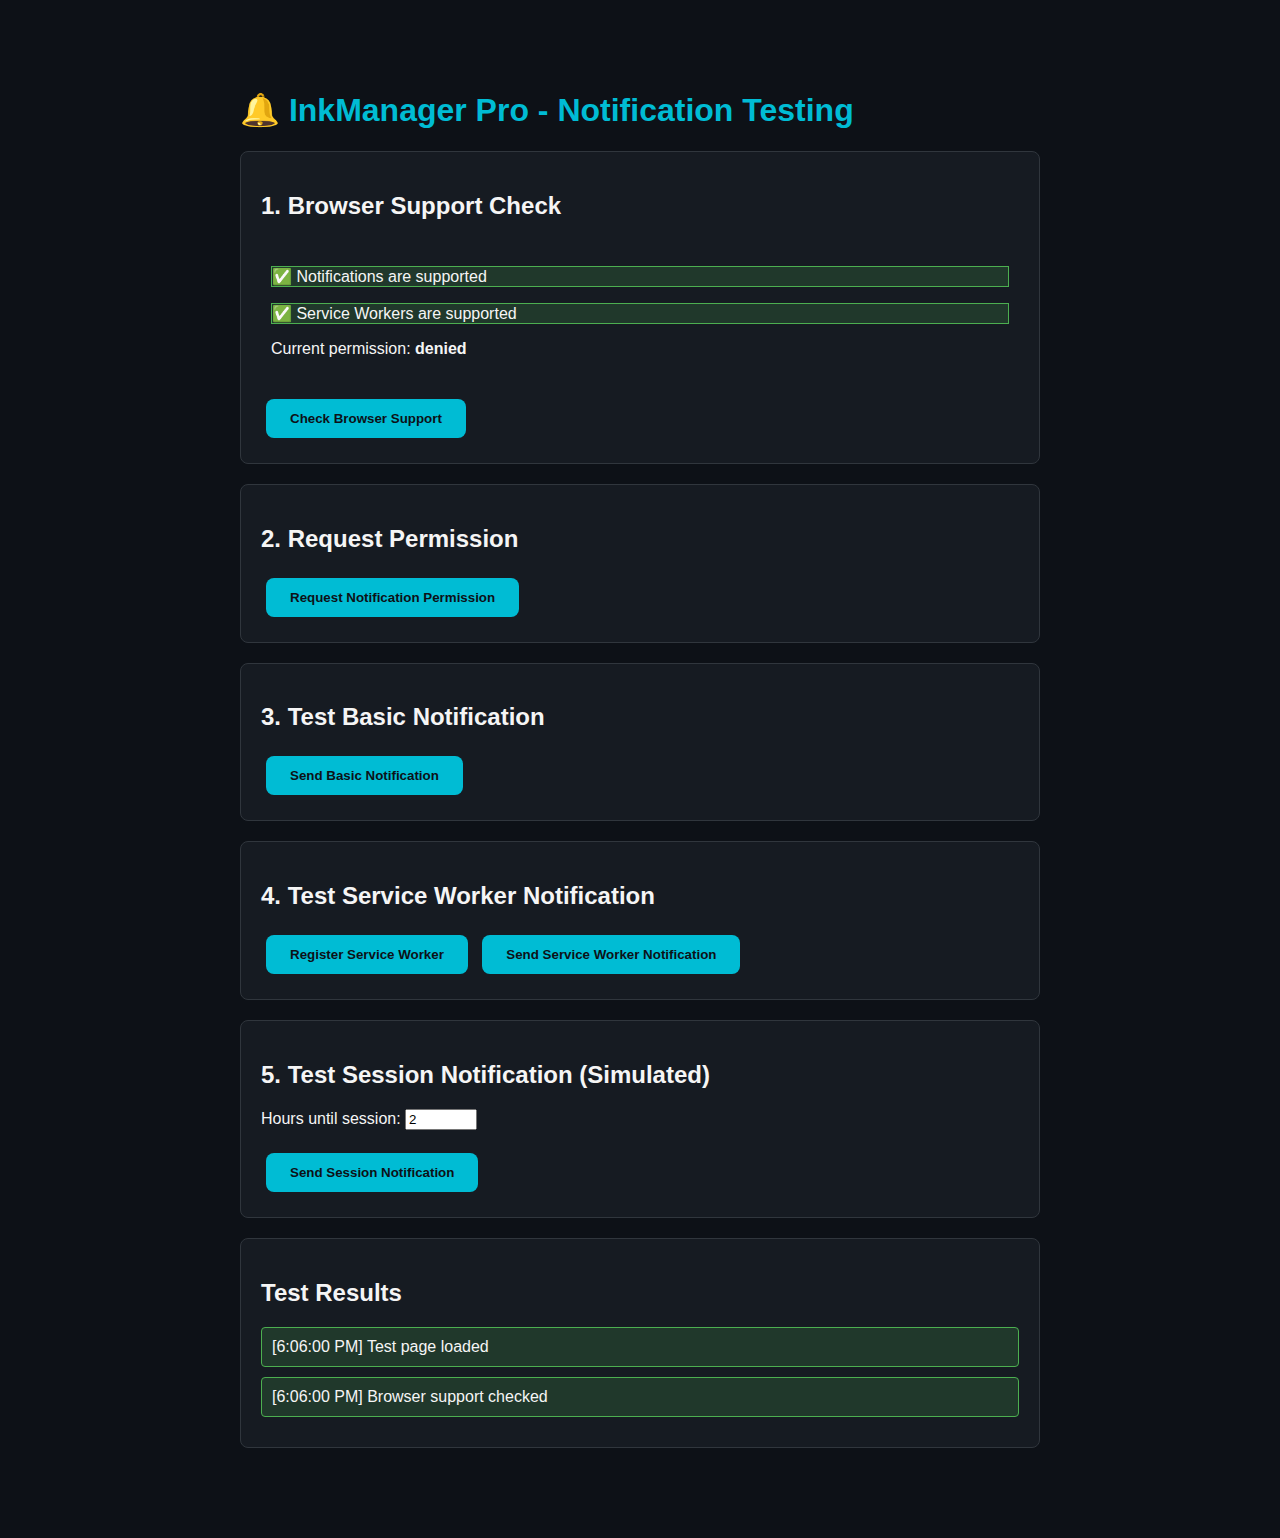
<file: test-notifications.html>
<!DOCTYPE html>
<html lang="en">
<head>
    <meta charset="UTF-8">
    <meta name="viewport" content="width=device-width, initial-scale=1.0">
    <title>Notification Test - InkManager Pro</title>
    <style>
        body {
            font-family: Arial, sans-serif;
            max-width: 800px;
            margin: 50px auto;
            padding: 20px;
            background: #0d1117;
            color: #f5f5f5;
        }
        h1 {
            color: #00bcd4;
        }
        .test-section {
            background: #161b22;
            padding: 20px;
            margin: 20px 0;
            border-radius: 8px;
            border: 1px solid #30363d;
        }
        button {
            background: #00bcd4;
            color: #0d1117;
            border: none;
            padding: 12px 24px;
            border-radius: 8px;
            cursor: pointer;
            font-weight: 600;
            margin: 5px;
        }
        button:hover {
            background: #00acc1;
        }
        .status {
            margin: 10px 0;
            padding: 10px;
            border-radius: 4px;
        }
        .success {
            background: rgba(76, 175, 80, 0.2);
            border: 1px solid #4caf50;
        }
        .warning {
            background: rgba(255, 152, 0, 0.2);
            border: 1px solid #ff9800;
        }
        .error {
            background: rgba(244, 67, 54, 0.2);
            border: 1px solid #f44336;
        }
        pre {
            background: #0d1117;
            padding: 15px;
            border-radius: 4px;
            overflow-x: auto;
        }
    </style>
</head>
<body>
    <h1>🔔 InkManager Pro - Notification Testing</h1>
    
    <div class="test-section">
        <h2>1. Browser Support Check</h2>
        <div id="supportStatus"></div>
        <button onclick="checkSupport()">Check Browser Support</button>
    </div>

    <div class="test-section">
        <h2>2. Request Permission</h2>
        <div id="permissionStatus"></div>
        <button onclick="requestPermission()">Request Notification Permission</button>
    </div>

    <div class="test-section">
        <h2>3. Test Basic Notification</h2>
        <button onclick="sendBasicNotification()">Send Basic Notification</button>
    </div>

    <div class="test-section">
        <h2>4. Test Service Worker Notification</h2>
        <div id="swStatus"></div>
        <button onclick="registerServiceWorker()">Register Service Worker</button>
        <button onclick="sendSWNotification()">Send Service Worker Notification</button>
    </div>

    <div class="test-section">
        <h2>5. Test Session Notification (Simulated)</h2>
        <label>Hours until session: <input type="number" id="hoursUntil" value="2" min="0" max="24" step="0.5"></label><br><br>
        <button onclick="sendSessionNotification()">Send Session Notification</button>
    </div>

    <div class="test-section">
        <h2>Test Results</h2>
        <div id="results"></div>
    </div>

    <script>
        let swRegistration = null;

        function log(message, type = 'info') {
            const results = document.getElementById('results');
            const timestamp = new Date().toLocaleTimeString();
            const className = type === 'success' ? 'success' : type === 'error' ? 'error' : 'warning';
            results.innerHTML = `<div class="status ${className}">[${timestamp}] ${message}</div>` + results.innerHTML;
        }

        function checkSupport() {
            const status = document.getElementById('supportStatus');
            let html = '<div class="status">';
            
            if (!('Notification' in window)) {
                html += '<p class="error">❌ Notifications are NOT supported in this browser</p>';
            } else {
                html += '<p class="success">✅ Notifications are supported</p>';
            }
            
            if ('serviceWorker' in navigator) {
                html += '<p class="success">✅ Service Workers are supported</p>';
            } else {
                html += '<p class="warning">⚠️ Service Workers are NOT supported</p>';
            }
            
            html += `<p>Current permission: <strong>${Notification.permission}</strong></p>`;
            html += '</div>';
            
            status.innerHTML = html;
            log('Browser support checked', 'success');
        }

        async function requestPermission() {
            const status = document.getElementById('permissionStatus');
            
            if (!('Notification' in window)) {
                status.innerHTML = '<div class="status error">❌ Notifications not supported</div>';
                log('Notification request failed - not supported', 'error');
                return;
            }

            if (Notification.permission === 'granted') {
                status.innerHTML = '<div class="status success">✅ Permission already granted</div>';
                log('Permission already granted', 'success');
                return;
            }

            if (Notification.permission === 'denied') {
                status.innerHTML = '<div class="status error">❌ Permission was denied. Please reset in browser settings.</div>';
                log('Permission denied', 'error');
                return;
            }

            try {
                const permission = await Notification.requestPermission();
                if (permission === 'granted') {
                    status.innerHTML = '<div class="status success">✅ Permission granted!</div>';
                    log('Notification permission granted', 'success');
                } else {
                    status.innerHTML = '<div class="status error">❌ Permission denied</div>';
                    log('Notification permission denied by user', 'error');
                }
            } catch (error) {
                status.innerHTML = `<div class="status error">❌ Error: ${error.message}</div>`;
                log('Error requesting permission: ' + error.message, 'error');
            }
        }

        function sendBasicNotification() {
            if (Notification.permission !== 'granted') {
                log('Please grant notification permission first', 'warning');
                return;
            }

            try {
                const notification = new Notification('🔔 InkManager Pro Test', {
                    body: 'This is a basic notification test',
                    icon: './icon.png',
                    badge: './icon-monochrome.png',
                    tag: 'basic-test',
                    requireInteraction: false
                });

                notification.onclick = () => {
                    log('Basic notification clicked!', 'success');
                    notification.close();
                };

                log('Basic notification sent', 'success');
            } catch (error) {
                log('Error sending basic notification: ' + error.message, 'error');
            }
        }

        async function registerServiceWorker() {
            const status = document.getElementById('swStatus');
            
            if (!('serviceWorker' in navigator)) {
                status.innerHTML = '<div class="status error">❌ Service Workers not supported</div>';
                log('Service Worker registration failed - not supported', 'error');
                return;
            }

            try {
                swRegistration = await navigator.serviceWorker.register('./sw.js');
                status.innerHTML = '<div class="status success">✅ Service Worker registered</div>';
                log('Service Worker registered successfully', 'success');
                
                await navigator.serviceWorker.ready;
                log('Service Worker is ready', 'success');
            } catch (error) {
                status.innerHTML = `<div class="status error">❌ Error: ${error.message}</div>`;
                log('Service Worker registration error: ' + error.message, 'error');
            }
        }

        async function sendSWNotification() {
            if (Notification.permission !== 'granted') {
                log('Please grant notification permission first', 'warning');
                return;
            }

            if (!swRegistration) {
                log('Please register Service Worker first', 'warning');
                return;
            }

            try {
                const registration = await navigator.serviceWorker.ready;
                await registration.showNotification('🔔 InkManager Pro SW Test', {
                    body: 'This notification was sent via Service Worker',
                    icon: './icon.png',
                    badge: './icon-monochrome.png',
                    tag: 'sw-test',
                    requireInteraction: false,
                    vibrate: [200, 100, 200],
                    data: {
                        url: './index.html#sessions'
                    }
                });
                log('Service Worker notification sent', 'success');
            } catch (error) {
                log('Error sending SW notification: ' + error.message, 'error');
            }
        }

        function sendSessionNotification() {
            if (Notification.permission !== 'granted') {
                log('Please grant notification permission first', 'warning');
                return;
            }

            const hoursUntil = parseFloat(document.getElementById('hoursUntil').value) || 2;
            const hours = Math.floor(hoursUntil);
            const minutes = Math.round((hoursUntil - hours) * 60);
            
            let timeText = '';
            if (hours >= 1) {
                timeText = `in ${hours} hour${hours > 1 ? 's' : ''}`;
                if (minutes > 0) {
                    timeText += ` and ${minutes} minute${minutes > 1 ? 's' : ''}`;
                }
            } else {
                timeText = `in ${minutes} minute${minutes > 1 ? 's' : ''}`;
            }

            const sessionTime = new Date(Date.now() + hoursUntil * 60 * 60 * 1000);
            const timeString = sessionTime.toLocaleTimeString([], { hour: '2-digit', minute: '2-digit' });

            const title = '📅 Upcoming Session: Full Sleeve Tattoo';
            const body = `Client: John Doe\nTime: ${timeString}\nStarting ${timeText}`;

            if ('serviceWorker' in navigator && navigator.serviceWorker.controller) {
                navigator.serviceWorker.ready.then(registration => {
                    registration.showNotification(title, {
                        body: body,
                        icon: './icon.png',
                        badge: './icon-monochrome.png',
                        tag: 'session-test',
                        requireInteraction: false,
                        vibrate: [200, 100, 200],
                        data: {
                            sessionId: 'test-session-123',
                            url: './index.html#sessions'
                        }
                    });
                    log(`Session notification sent (${hoursUntil}h before)`, 'success');
                });
            } else {
                new Notification(title, {
                    body: body,
                    icon: './icon.png',
                    tag: 'session-test',
                    requireInteraction: false
                });
                log(`Basic session notification sent (${hoursUntil}h before)`, 'success');
            }
        }

        // Auto-check support on load
        window.addEventListener('load', () => {
            checkSupport();
            log('Test page loaded', 'success');
        });
    </script>
</body>
</html>
</file>
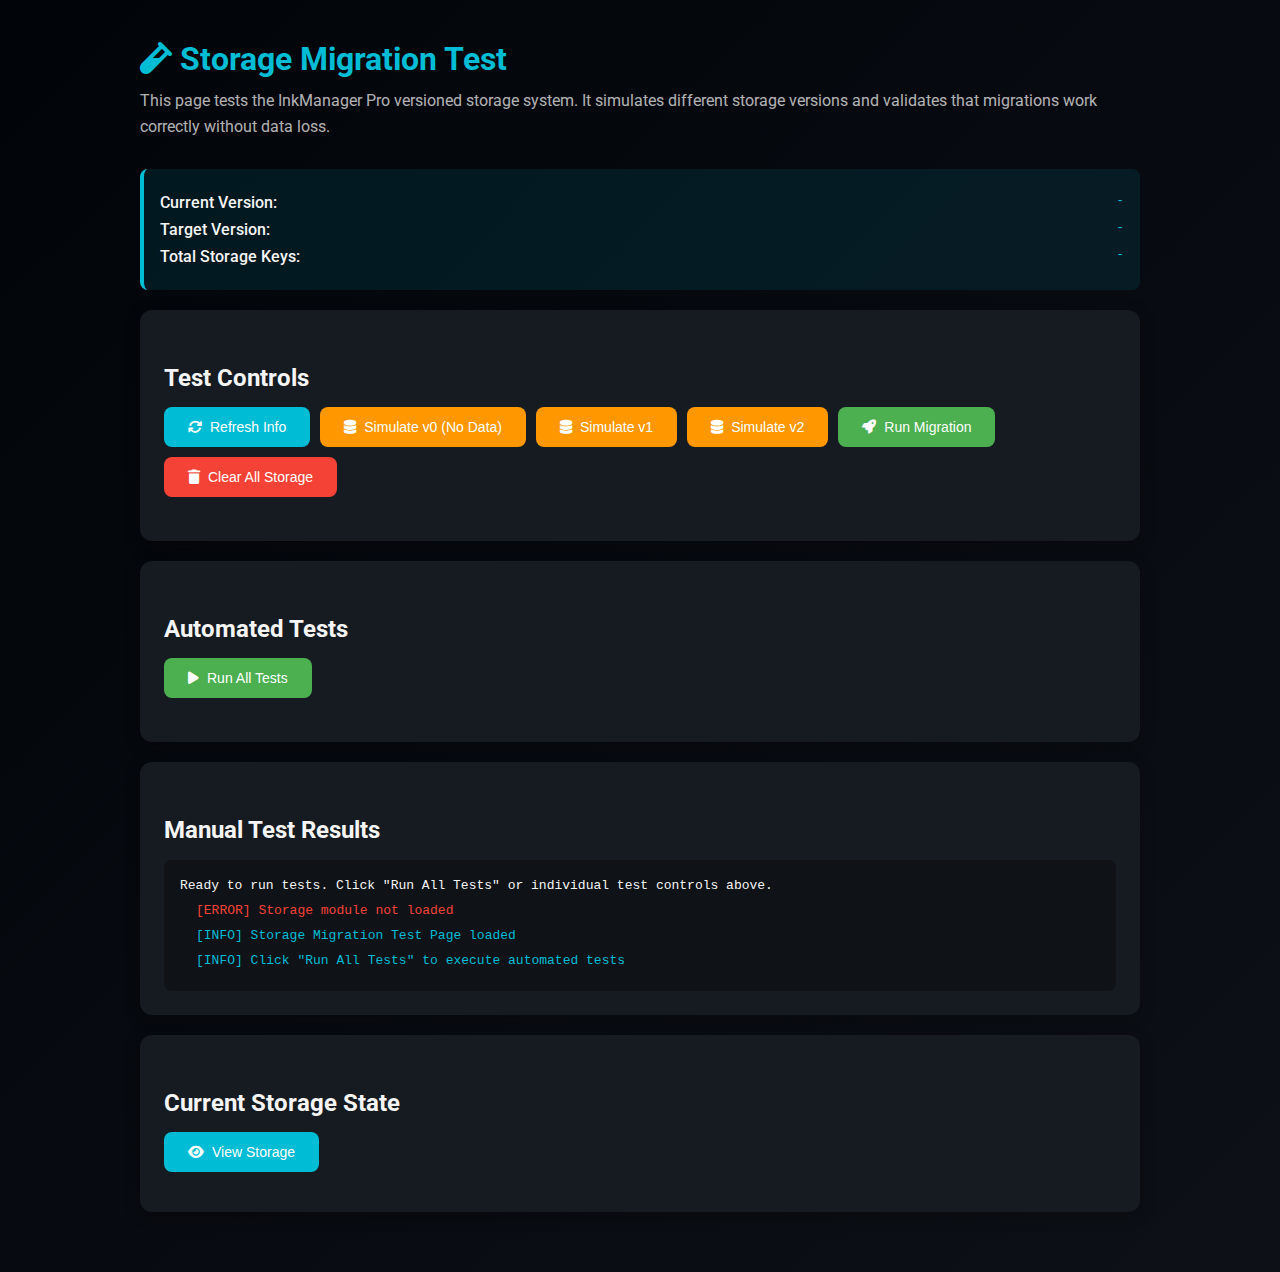
<file: tests/storage-migration.html>
<!DOCTYPE html>
<html lang="en">
<head>
    <meta charset="UTF-8">
    <meta name="viewport" content="width=device-width, initial-scale=1.0">
    <title>Storage Migration Test - InkManager Pro</title>
    <link href="https://fonts.googleapis.com/css2?family=Roboto:wght@300;400;500;700&display=swap" rel="stylesheet">
    <link rel="stylesheet" href="https://cdnjs.cloudflare.com/ajax/libs/font-awesome/6.4.0/css/all.min.css">
    <style>
        :root {
            --primary: #00bcd4;
            --success: #4caf50;
            --danger: #f44336;
            --warning: #ff9800;
            --dark: #0d1117;
            --darker: #010409;
            --dark-gray: #161b22;
            --light: #f5f5f5;
        }

        * {
            margin: 0;
            padding: 0;
            box-sizing: border-box;
        }

        body {
            font-family: 'Roboto', sans-serif;
            background: linear-gradient(135deg, var(--darker) 0%, var(--dark) 100%);
            color: var(--light);
            padding: 40px 20px;
            min-height: 100vh;
        }

        .container {
            max-width: 1000px;
            margin: 0 auto;
        }

        h1 {
            font-size: 2em;
            margin-bottom: 10px;
            color: var(--primary);
        }

        h2 {
            font-size: 1.5em;
            margin: 30px 0 15px;
            color: var(--light);
        }

        .description {
            color: rgba(255, 255, 255, 0.7);
            margin-bottom: 30px;
            line-height: 1.6;
        }

        .test-section {
            background: var(--dark-gray);
            border-radius: 12px;
            padding: 24px;
            margin-bottom: 20px;
            box-shadow: 0 4px 16px rgba(0, 0, 0, 0.3);
        }

        .test-controls {
            display: flex;
            gap: 10px;
            flex-wrap: wrap;
            margin-bottom: 20px;
        }

        .btn {
            padding: 12px 24px;
            border: none;
            border-radius: 8px;
            font-size: 14px;
            font-weight: 500;
            cursor: pointer;
            transition: all 0.3s;
            display: inline-flex;
            align-items: center;
            gap: 8px;
        }

        .btn:hover {
            transform: translateY(-2px);
            box-shadow: 0 4px 12px rgba(0, 0, 0, 0.3);
        }

        .btn-primary {
            background: var(--primary);
            color: white;
        }

        .btn-success {
            background: var(--success);
            color: white;
        }

        .btn-danger {
            background: var(--danger);
            color: white;
        }

        .btn-warning {
            background: var(--warning);
            color: white;
        }

        .test-result {
            background: rgba(0, 0, 0, 0.3);
            border-radius: 8px;
            padding: 16px;
            margin-top: 16px;
            font-family: monospace;
            font-size: 13px;
            line-height: 1.6;
            max-height: 400px;
            overflow-y: auto;
        }

        .test-result pre {
            margin: 0;
            white-space: pre-wrap;
            word-wrap: break-word;
        }

        .status {
            display: inline-flex;
            align-items: center;
            gap: 8px;
            padding: 8px 16px;
            border-radius: 8px;
            font-weight: 500;
            margin-bottom: 16px;
        }

        .status-pass {
            background: var(--success);
            color: white;
        }

        .status-fail {
            background: var(--danger);
            color: white;
        }

        .status-pending {
            background: var(--warning);
            color: white;
        }

        .log-entry {
            margin: 4px 0;
            padding-left: 16px;
        }

        .log-success { color: var(--success); }
        .log-error { color: var(--danger); }
        .log-warning { color: var(--warning); }
        .log-info { color: var(--primary); }

        .storage-info {
            background: rgba(0, 188, 212, 0.1);
            border-left: 4px solid var(--primary);
            padding: 16px;
            border-radius: 8px;
            margin-bottom: 20px;
        }

        .storage-info-item {
            display: flex;
            justify-content: space-between;
            margin: 8px 0;
        }

        .storage-info-label {
            font-weight: 500;
        }

        .storage-info-value {
            color: var(--primary);
            font-family: monospace;
        }
    </style>
</head>
<body>
    <div class="container">
        <h1><i class="fas fa-vial"></i> Storage Migration Test</h1>
        <p class="description">
            This page tests the InkManager Pro versioned storage system. It simulates different storage versions
            and validates that migrations work correctly without data loss.
        </p>

        <div class="storage-info" id="storageInfo">
            <div class="storage-info-item">
                <span class="storage-info-label">Current Version:</span>
                <span class="storage-info-value" id="currentVersion">-</span>
            </div>
            <div class="storage-info-item">
                <span class="storage-info-label">Target Version:</span>
                <span class="storage-info-value" id="targetVersion">-</span>
            </div>
            <div class="storage-info-item">
                <span class="storage-info-label">Total Storage Keys:</span>
                <span class="storage-info-value" id="storageKeyCount">-</span>
            </div>
        </div>

        <div class="test-section">
            <h2>Test Controls</h2>
            <div class="test-controls">
                <button class="btn btn-primary" onclick="updateStorageInfo()">
                    <i class="fas fa-sync"></i> Refresh Info
                </button>
                <button class="btn btn-warning" onclick="simulateVersion0()">
                    <i class="fas fa-database"></i> Simulate v0 (No Data)
                </button>
                <button class="btn btn-warning" onclick="simulateVersion1()">
                    <i class="fas fa-database"></i> Simulate v1
                </button>
                <button class="btn btn-warning" onclick="simulateVersion2()">
                    <i class="fas fa-database"></i> Simulate v2
                </button>
                <button class="btn btn-success" onclick="runMigration()">
                    <i class="fas fa-rocket"></i> Run Migration
                </button>
                <button class="btn btn-danger" onclick="clearStorage()">
                    <i class="fas fa-trash"></i> Clear All Storage
                </button>
            </div>
        </div>

        <div class="test-section">
            <h2>Automated Tests</h2>
            <div class="test-controls">
                <button class="btn btn-success" onclick="runAllTests()">
                    <i class="fas fa-play"></i> Run All Tests
                </button>
            </div>
            <div id="testResults"></div>
        </div>

        <div class="test-section">
            <h2>Manual Test Results</h2>
            <div id="manualResults" class="test-result">
                <pre>Ready to run tests. Click "Run All Tests" or individual test controls above.</pre>
            </div>
        </div>

        <div class="test-section">
            <h2>Current Storage State</h2>
            <button class="btn btn-primary" onclick="displayStorageState()" style="margin-bottom: 16px;">
                <i class="fas fa-eye"></i> View Storage
            </button>
            <div id="storageState" class="test-result" style="display: none;">
                <pre id="storageStateContent"></pre>
            </div>
        </div>
    </div>

    <!-- Include storage module -->
    <script src="../assets/js/modules/storage.js"></script>

    <script>
        // Test utilities
        const log = {
            info: (msg) => addLog('info', msg),
            success: (msg) => addLog('success', msg),
            warning: (msg) => addLog('warning', msg),
            error: (msg) => addLog('error', msg)
        };

        function addLog(type, message) {
            const resultsDiv = document.getElementById('manualResults');
            const logEntry = document.createElement('div');
            logEntry.className = `log-entry log-${type}`;
            logEntry.textContent = `[${type.toUpperCase()}] ${message}`;
            
            if (resultsDiv.firstChild && resultsDiv.firstChild.tagName === 'PRE') {
                resultsDiv.innerHTML = '';
            }
            
            resultsDiv.appendChild(logEntry);
            resultsDiv.scrollTop = resultsDiv.scrollHeight;
        }

        function clearLogs() {
            document.getElementById('manualResults').innerHTML = '<pre>Test output cleared.</pre>';
        }

        function updateStorageInfo() {
            const storage = window.InkManagerStorage;
            if (!storage) {
                log.error('Storage module not loaded');
                return;
            }

            document.getElementById('currentVersion').textContent = storage.getVersion();
            document.getElementById('targetVersion').textContent = storage.CURRENT_VERSION;
            
            let count = 0;
            for (let i = 0; i < localStorage.length; i++) {
                if (localStorage.key(i).startsWith('inkmanager_')) {
                    count++;
                }
            }
            document.getElementById('storageKeyCount').textContent = count;
            
            log.info('Storage info updated');
        }

        function simulateVersion0() {
            clearLogs();
            log.info('Simulating version 0 (clean slate)...');
            
            // Clear all inkmanager data
            const keysToRemove = [];
            for (let i = 0; i < localStorage.length; i++) {
                const key = localStorage.key(i);
                if (key.startsWith('inkmanager_')) {
                    keysToRemove.push(key);
                }
            }
            
            keysToRemove.forEach(key => localStorage.removeItem(key));
            
            log.success(`Cleared ${keysToRemove.length} storage keys`);
            log.info('Storage is now at version 0 (no version key)');
            updateStorageInfo();
        }

        function simulateVersion1() {
            clearLogs();
            log.info('Simulating version 1...');
            
            simulateVersion0();
            
            // Run v0->v1 migration manually
            const storage = window.InkManagerStorage;
            storage.setVersion(0);
            storage.migrateIfNeeded({ targetVersion: 1 });
            
            log.success('Simulated version 1 with basic data');
            updateStorageInfo();
        }

        function simulateVersion2() {
            clearLogs();
            log.info('Simulating version 2...');
            
            simulateVersion0();
            
            // Run migrations up to v2
            const storage = window.InkManagerStorage;
            storage.setVersion(0);
            storage.migrateIfNeeded({ targetVersion: 2 });
            
            log.success('Simulated version 2 with notification tracking');
            updateStorageInfo();
        }

        function runMigration() {
            clearLogs();
            log.info('Running migration...');
            
            const storage = window.InkManagerStorage;
            const result = storage.migrateIfNeeded();
            
            if (result.migrated) {
                log.success(`Migration complete: v${result.fromVersion} → v${result.toVersion}`);
            } else if (result.error) {
                log.error(`Migration failed: ${result.error.message}`);
            } else {
                log.info('No migration needed - already at target version');
            }
            
            updateStorageInfo();
        }

        function clearStorage() {
            if (!confirm('This will clear ALL localStorage data. Continue?')) {
                return;
            }
            
            clearLogs();
            log.warning('Clearing all localStorage...');
            localStorage.clear();
            log.success('All storage cleared');
            updateStorageInfo();
        }

        function displayStorageState() {
            const stateDiv = document.getElementById('storageState');
            const contentDiv = document.getElementById('storageStateContent');
            
            const state = {};
            for (let i = 0; i < localStorage.length; i++) {
                const key = localStorage.key(i);
                if (key.startsWith('inkmanager_')) {
                    try {
                        state[key] = JSON.parse(localStorage.getItem(key));
                    } catch {
                        state[key] = localStorage.getItem(key);
                    }
                }
            }
            
            contentDiv.textContent = JSON.stringify(state, null, 2);
            stateDiv.style.display = 'block';
        }

        // Automated tests
        function runAllTests() {
            const resultsDiv = document.getElementById('testResults');
            resultsDiv.innerHTML = '<div class="status status-pending"><i class="fas fa-spinner fa-spin"></i> Running tests...</div>';
            
            const tests = [
                testMigrationFromV0,
                testMigrationFromV1,
                testMigrationFromV2,
                testIdempotence,
                testDataIntegrity
            ];
            
            const results = [];
            let allPassed = true;
            
            for (const test of tests) {
                try {
                    const result = test();
                    results.push(result);
                    if (!result.passed) {
                        allPassed = false;
                    }
                } catch (error) {
                    results.push({
                        name: test.name,
                        passed: false,
                        message: `Test threw error: ${error.message}`
                    });
                    allPassed = false;
                }
            }
            
            displayTestResults(results, allPassed);
        }

        function displayTestResults(results, allPassed) {
            const resultsDiv = document.getElementById('testResults');
            
            const statusClass = allPassed ? 'status-pass' : 'status-fail';
            const statusIcon = allPassed ? 'fa-check-circle' : 'fa-times-circle';
            const statusText = allPassed ? 'ALL TESTS PASSED' : 'SOME TESTS FAILED';
            
            let html = `<div class="status ${statusClass}"><i class="fas ${statusIcon}"></i> ${statusText}</div>`;
            
            html += '<div class="test-result">';
            results.forEach(result => {
                const icon = result.passed ? '✅' : '❌';
                const color = result.passed ? 'log-success' : 'log-error';
                html += `<div class="${color}">${icon} ${result.name}</div>`;
                html += `<div style="padding-left: 24px; color: rgba(255,255,255,0.7); font-size: 12px;">${result.message}</div>`;
            });
            html += '</div>';
            
            resultsDiv.innerHTML = html;
        }

        function testMigrationFromV0() {
            // Clear storage and set version to 0
            localStorage.clear();
            
            const storage = window.InkManagerStorage;
            const result = storage.migrateIfNeeded({ currentVersion: 0, targetVersion: storage.CURRENT_VERSION });
            
            const hasClients = Array.isArray(storage.getData('inkmanager_clients'));
            const hasSessions = Array.isArray(storage.getData('inkmanager_sessions'));
            const hasInventory = Array.isArray(storage.getData('inkmanager_inventory'));
            const hasVersion = storage.getVersion() === storage.CURRENT_VERSION;
            
            const passed = result.migrated && hasClients && hasSessions && hasInventory && hasVersion;
            
            return {
                name: 'Migration from v0 to current',
                passed,
                message: passed ? 
                    `Successfully migrated from v0 to v${storage.CURRENT_VERSION} with all data structures` :
                    `Failed to migrate properly. Migrated: ${result.migrated}, Has data: ${hasClients && hasSessions && hasInventory}, Version: ${hasVersion}`
            };
        }

        function testMigrationFromV1() {
            localStorage.clear();
            
            const storage = window.InkManagerStorage;
            
            // Set up v1 state
            storage.setData('inkmanager_clients', []);
            storage.setData('inkmanager_sessions', []);
            storage.setData('inkmanager_inventory', []);
            storage.setVersion(1);
            
            const result = storage.migrateIfNeeded({ targetVersion: storage.CURRENT_VERSION });
            
            const hasNotifiedSessions = Array.isArray(storage.getData('inkmanager_notifiedSessions'));
            const hasInventoryFilter = storage.getData('inkmanager_inventoryFilter') !== null;
            const hasVersion = storage.getVersion() === storage.CURRENT_VERSION;
            
            const passed = result.migrated && hasNotifiedSessions && hasInventoryFilter && hasVersion;
            
            return {
                name: 'Migration from v1 to current',
                passed,
                message: passed ?
                    `Successfully migrated from v1 to v${storage.CURRENT_VERSION}` :
                    `Failed to migrate from v1. Has notified sessions: ${hasNotifiedSessions}, Has filter: ${hasInventoryFilter}`
            };
        }

        function testMigrationFromV2() {
            localStorage.clear();
            
            const storage = window.InkManagerStorage;
            
            // Set up v2 state
            storage.setData('inkmanager_clients', []);
            storage.setData('inkmanager_sessions', []);
            storage.setData('inkmanager_inventory', []);
            storage.setData('inkmanager_notifiedSessions', []);
            storage.setData('inkmanager_inventoryFilter', 'all');
            storage.setVersion(2);
            
            const result = storage.migrateIfNeeded({ targetVersion: storage.CURRENT_VERSION });
            
            const hasSidebarState = localStorage.getItem('inkmanager_sidebarCollapsed') !== null;
            const hasVersion = storage.getVersion() === storage.CURRENT_VERSION;
            
            const passed = result.migrated && hasSidebarState && hasVersion;
            
            return {
                name: 'Migration from v2 to current',
                passed,
                message: passed ?
                    `Successfully migrated from v2 to v${storage.CURRENT_VERSION}` :
                    `Failed to migrate from v2. Has sidebar state: ${hasSidebarState}`
            };
        }

        function testIdempotence() {
            localStorage.clear();
            
            const storage = window.InkManagerStorage;
            
            // Run migration twice
            storage.migrateIfNeeded({ currentVersion: 0, targetVersion: storage.CURRENT_VERSION });
            
            const dataAfterFirst = {
                clients: storage.getData('inkmanager_clients'),
                sessions: storage.getData('inkmanager_sessions'),
                inventory: storage.getData('inkmanager_inventory')
            };
            
            // Run again
            storage.migrateIfNeeded({ targetVersion: storage.CURRENT_VERSION });
            
            const dataAfterSecond = {
                clients: storage.getData('inkmanager_clients'),
                sessions: storage.getData('inkmanager_sessions'),
                inventory: storage.getData('inkmanager_inventory')
            };
            
            const passed = JSON.stringify(dataAfterFirst) === JSON.stringify(dataAfterSecond);
            
            return {
                name: 'Idempotence (safe to run multiple times)',
                passed,
                message: passed ?
                    'Migration is idempotent - running twice produces same result' :
                    'Migration changed data when run twice - NOT idempotent'
            };
        }

        function testDataIntegrity() {
            localStorage.clear();
            
            const storage = window.InkManagerStorage;
            
            // Set up some test data
            const testClient = { id: 1, name: 'Test Client', phone: '123-456-7890' };
            const testSession = { id: 1, clientId: 1, date: '2024-01-01' };
            const testItem = { id: 1, name: 'Test Ink', quantity: 10 };
            
            storage.setData('inkmanager_clients', [testClient]);
            storage.setData('inkmanager_sessions', [testSession]);
            storage.setData('inkmanager_inventory', [testItem]);
            storage.setVersion(1);
            
            // Run migration
            storage.migrateIfNeeded({ targetVersion: storage.CURRENT_VERSION });
            
            // Check data is intact
            const clients = storage.getData('inkmanager_clients');
            const sessions = storage.getData('inkmanager_sessions');
            const inventory = storage.getData('inkmanager_inventory');
            
            const clientIntact = clients.length === 1 && clients[0].name === 'Test Client';
            const sessionIntact = sessions.length === 1 && sessions[0].clientId === 1;
            const inventoryIntact = inventory.length === 1 && inventory[0].quantity === 10;
            
            const passed = clientIntact && sessionIntact && inventoryIntact;
            
            return {
                name: 'Data integrity (no data loss)',
                passed,
                message: passed ?
                    'All data preserved correctly during migration' :
                    'Data was lost or corrupted during migration'
            };
        }

        // Initialize on page load
        window.addEventListener('DOMContentLoaded', () => {
            updateStorageInfo();
            log.info('Storage Migration Test Page loaded');
            log.info('Click "Run All Tests" to execute automated tests');
        });
    </script>
</body>
</html>
</file>
